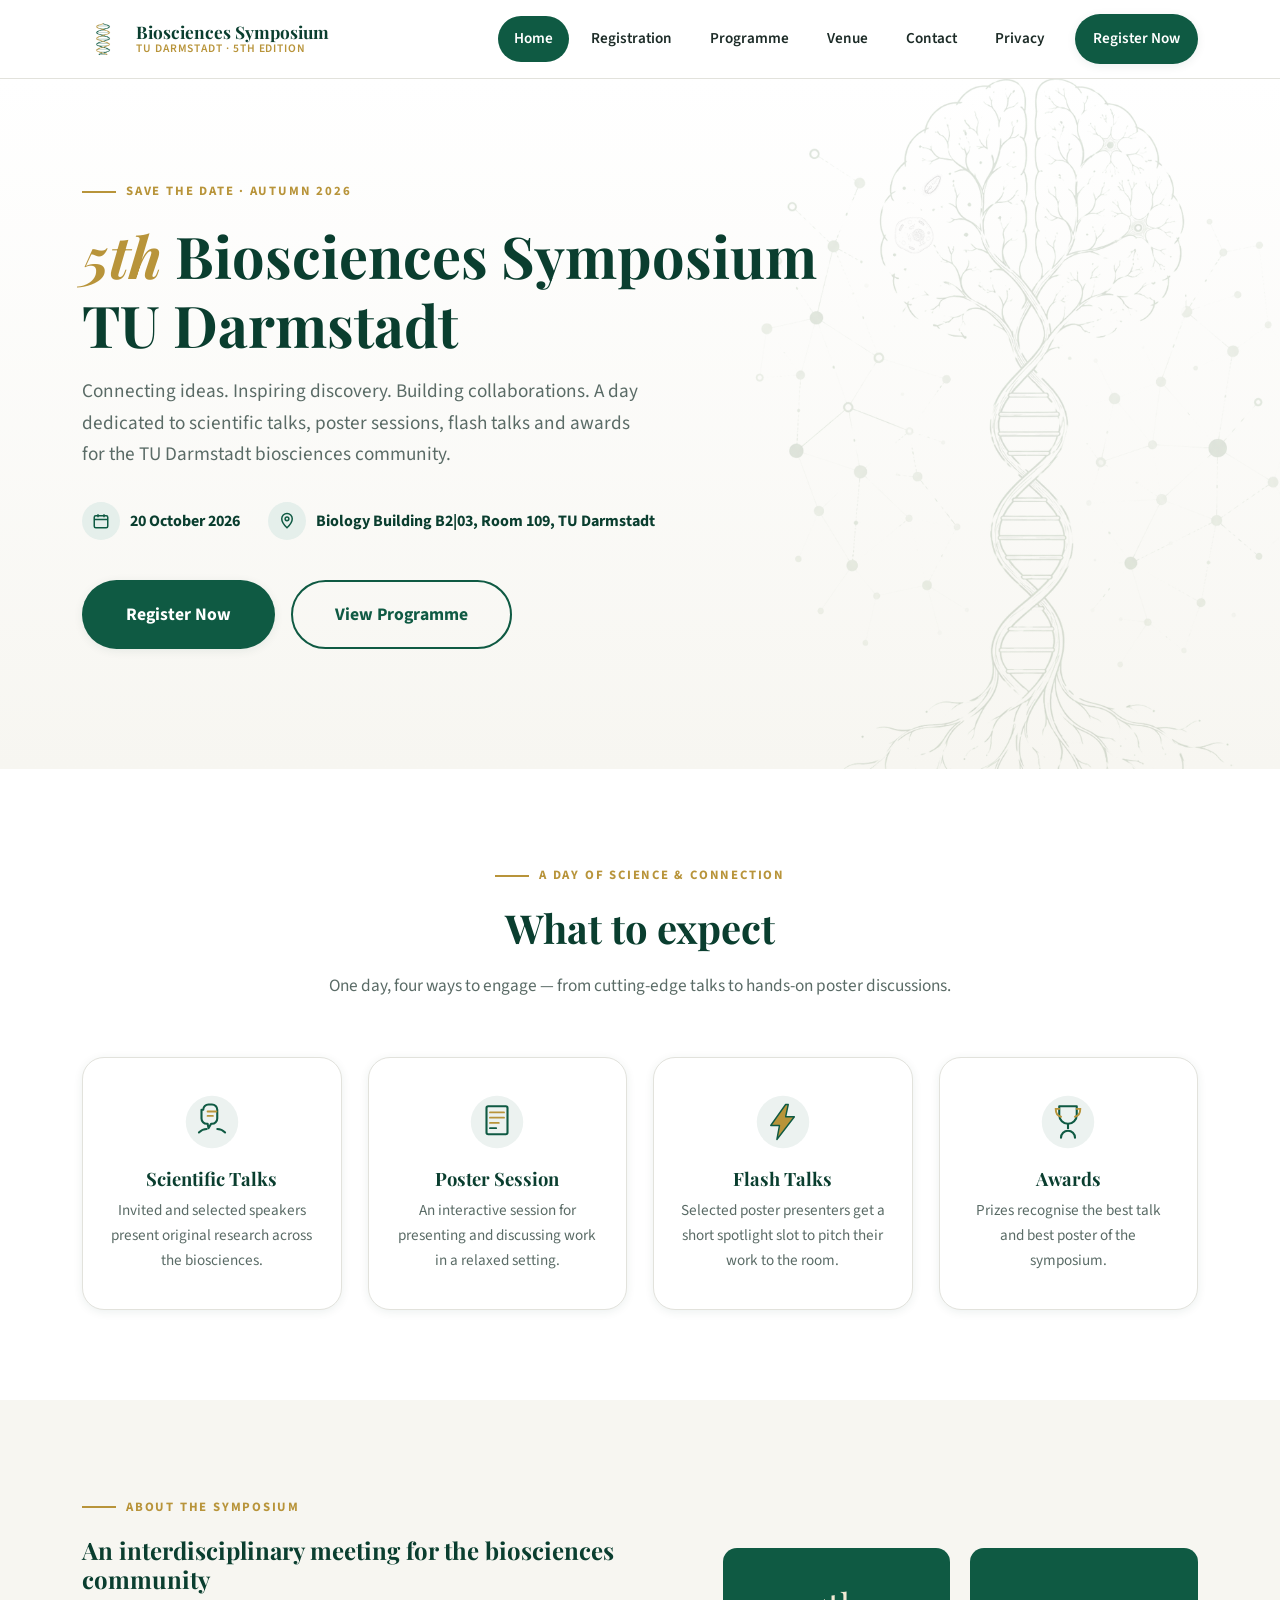
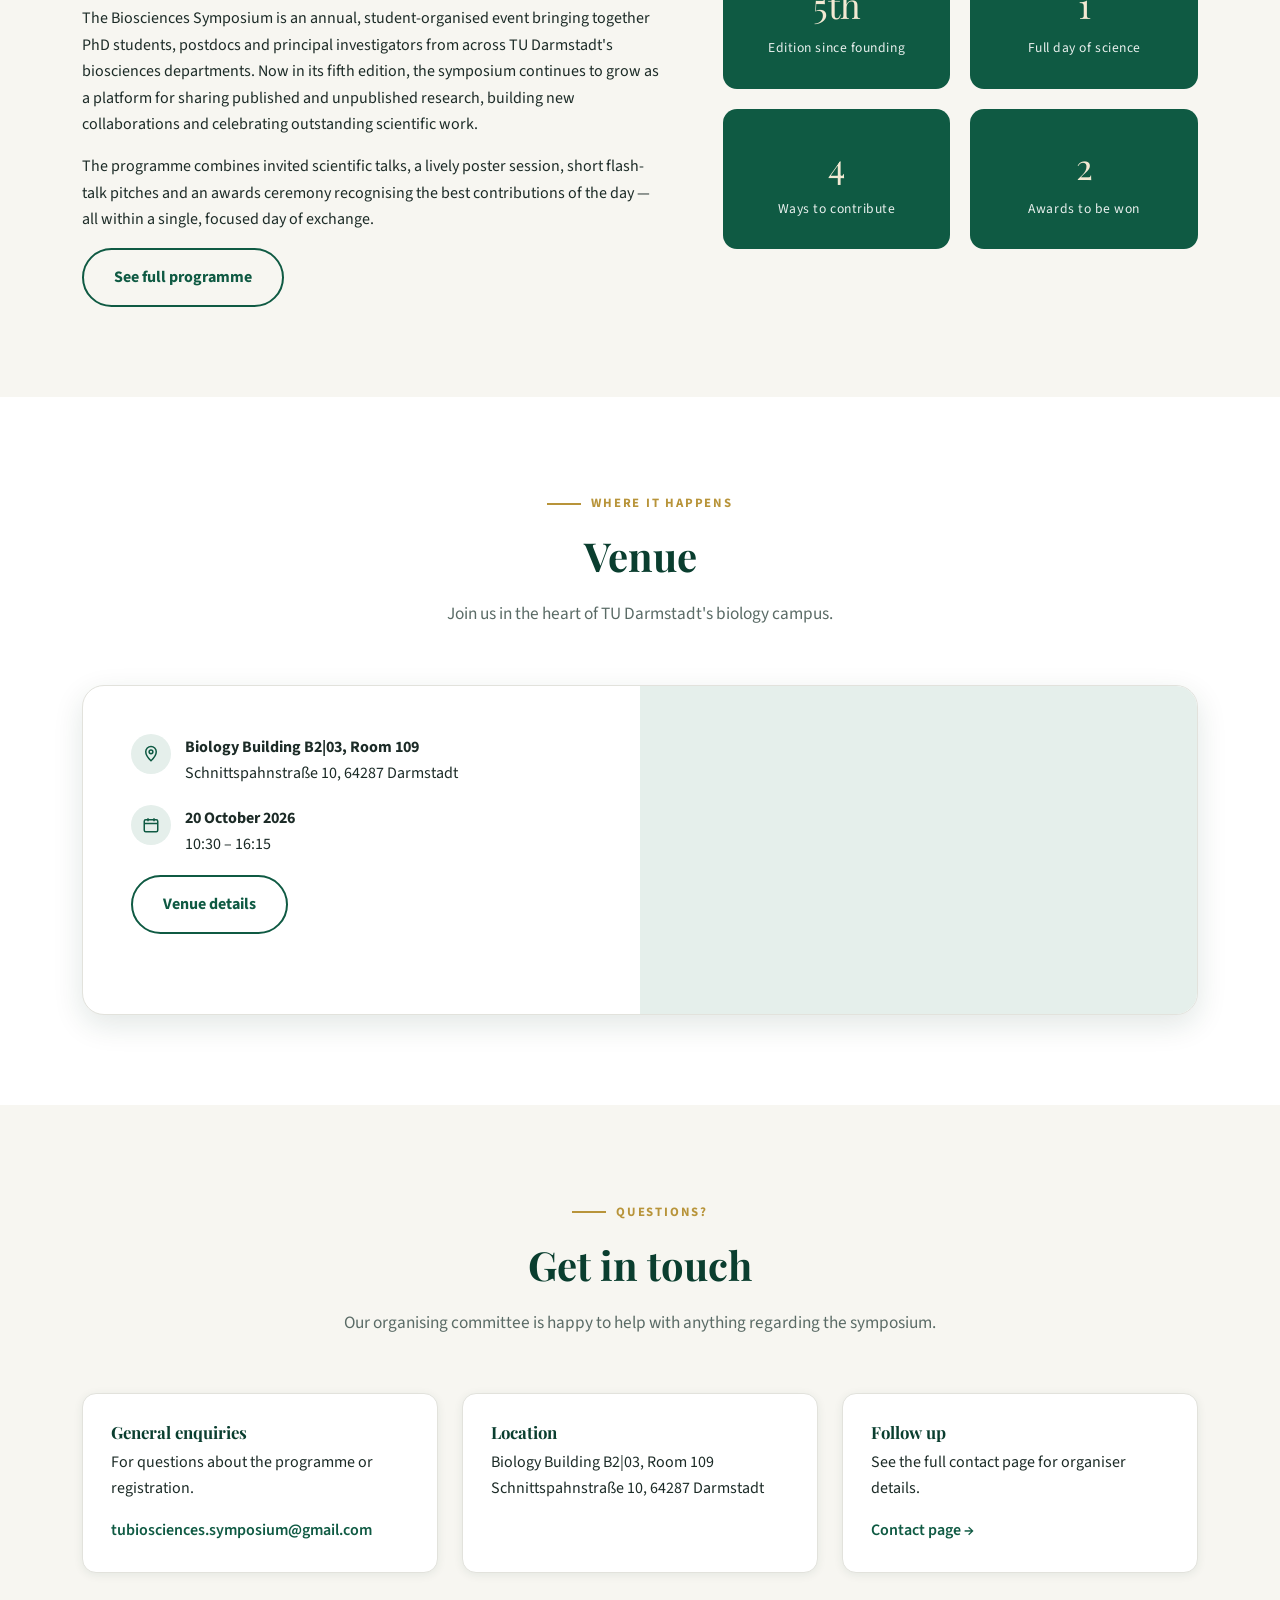
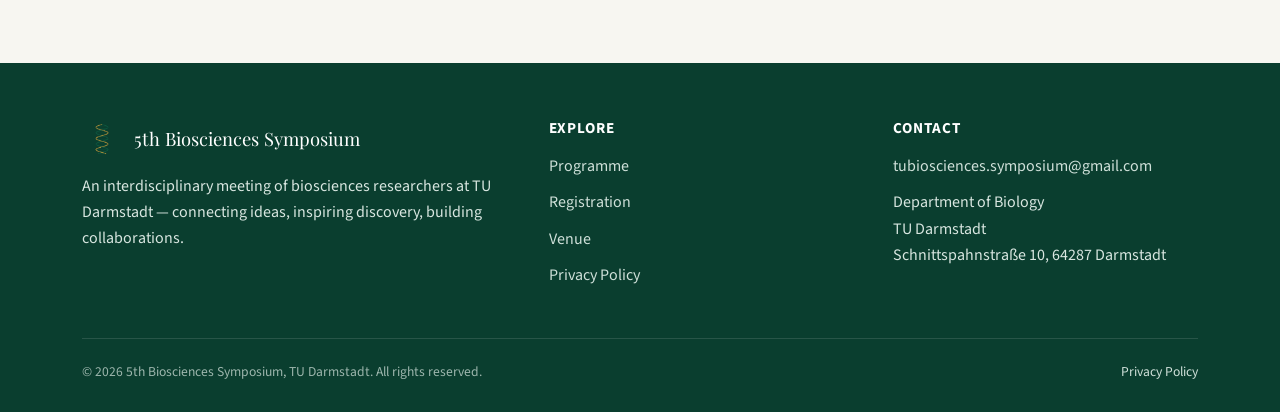
<file: index.html>
<!DOCTYPE html>
<html lang="en">
<head>
<meta charset="UTF-8">
<meta name="viewport" content="width=device-width, initial-scale=1.0">
<title>5th Biosciences Symposium — TU Darmstadt | 20 October 2026</title>
<meta name="description" content="The 5th Biosciences Symposium at TU Darmstadt brings together researchers for a day of scientific talks, poster sessions, flash talks and awards. Register now.">
<link rel="icon" type="image/png" href="assets/images/logo.png">
<link rel="preconnect" href="https://fonts.googleapis.com">
<link href="https://fonts.googleapis.com/css2?family=Playfair+Display:ital,wght@0,600;0,700;1,600&family=Source+Sans+3:wght@400;600;700&display=swap" rel="stylesheet">
<link rel="stylesheet" href="css/style.css">
<link rel="stylesheet" href="css/mobile.css">
</head>
<body>
<a href="#main" class="skip-link">Skip to content</a>

<!-- ============ Header / Navigation ============ -->
<header class="site-header" id="site-header">
  <div class="navbar">
    <a href="index.html" class="brand">
      <img src="assets/images/logo.png" alt="5th Biosciences Symposium logo">
      <span class="brand-text">
        <span class="brand-title">Biosciences Symposium</span>
        <span class="brand-sub">TU Darmstadt · 5th Edition</span>
      </span>
    </a>
    <ul class="nav-links" id="nav-links">
      <li><a href="index.html" class="active">Home</a></li>
      <li><a href="registration.html">Registration</a></li>
      <li><a href="programme.html">Programme</a></li>
      <li><a href="venue.html">Venue</a></li>
      <li><a href="contact.html">Contact</a></li>
      <li><a href="privacy.html">Privacy</a></li>
      <li class="nav-cta"><a href="registration.html" class="btn btn-primary">Register Now</a></li>
    </ul>
    <button class="nav-toggle" id="nav-toggle" aria-label="Toggle navigation" aria-expanded="false">
      <span></span><span></span><span></span>
    </button>
  </div>
</header>

<main id="main">

  <!-- ============ Hero ============ -->
  <section class="hero">
    <img src="assets/images/dna-tree.png" alt="" class="hero-artwork">
    <div class="container">
      <div class="hero-inner">
        <span class="eyebrow">Save the date · Autumn 2026</span>
        <h1><span class="ordinal">5th</span> Biosciences Symposium<br>TU Darmstadt</h1>
        <p class="hero-tagline">Connecting ideas. Inspiring discovery. Building collaborations. A day dedicated to scientific talks, poster sessions, flash talks and awards for the TU Darmstadt biosciences community.</p>

        <div class="hero-meta">
          <div class="hero-meta-item">
            <span class="icon-dot" aria-hidden="true">
              <svg width="18" height="18" viewBox="0 0 24 24" fill="none" stroke="currentColor" stroke-width="2"><rect x="3" y="5" width="18" height="16" rx="2"/><path d="M3 10h18M8 3v4M16 3v4"/></svg>
            </span>
            20 October 2026
          </div>
          <div class="hero-meta-item">
            <span class="icon-dot" aria-hidden="true">
              <svg width="18" height="18" viewBox="0 0 24 24" fill="none" stroke="currentColor" stroke-width="2"><path d="M12 21s7-6.5 7-12a7 7 0 0 0-14 0c0 5.5 7 12 7 12z"/><circle cx="12" cy="9" r="2.5"/></svg>
            </span>
            Biology Building B2|03, Room 109, TU Darmstadt
          </div>
        </div>

        <div class="hero-actions">
          <a href="registration.html" class="btn btn-primary btn-large">Register Now</a>
          <a href="programme.html" class="btn btn-outline btn-large">View Programme</a>
        </div>
      </div>
    </div>
  </section>

  <!-- ============ Feature cards ============ -->
  <section class="section" id="highlights">
    <div class="container">
      <div class="section-header reveal">
        <span class="eyebrow">A day of science &amp; connection</span>
        <h2>What to expect</h2>
        <p>One day, four ways to engage — from cutting-edge talks to hands-on poster discussions.</p>
      </div>
      <div class="card-grid">
        <div class="card reveal">
          <img src="assets/icons/talk.svg" alt="" class="card-icon">
          <h3>Scientific Talks</h3>
          <p>Invited and selected speakers present original research across the biosciences.</p>
        </div>
        <div class="card reveal">
          <img src="assets/icons/poster.svg" alt="" class="card-icon">
          <h3>Poster Session</h3>
          <p>An interactive session for presenting and discussing work in a relaxed setting.</p>
        </div>
        <div class="card reveal">
          <img src="assets/icons/flash.svg" alt="" class="card-icon">
          <h3>Flash Talks</h3>
          <p>Selected poster presenters get a short spotlight slot to pitch their work to the room.</p>
        </div>
        <div class="card reveal">
          <img src="assets/icons/award.svg" alt="" class="card-icon">
          <h3>Awards</h3>
          <p>Prizes recognise the best talk and best poster of the symposium.</p>
        </div>
      </div>
    </div>
  </section>

  <!-- ============ About ============ -->
  <section class="section section-alt" id="about">
    <div class="container">
      <div class="about-grid">
        <div class="reveal">
          <span class="eyebrow">About the symposium</span>
          <h2>An interdisciplinary meeting for the biosciences community</h2>
          <p>The Biosciences Symposium is an annual, student-organised event bringing together PhD students, postdocs and principal investigators from across TU Darmstadt's biosciences departments. Now in its fifth edition, the symposium continues to grow as a platform for sharing published and unpublished research, building new collaborations and celebrating outstanding scientific work.</p>
          <p>The programme combines invited scientific talks, a lively poster session, short flash-talk pitches and an awards ceremony recognising the best contributions of the day — all within a single, focused day of exchange.</p>
          <a href="programme.html" class="btn btn-outline">See full programme</a>
        </div>
        <div class="about-figures reveal">
          <div class="figure-card">
            <span class="figure-number">5th</span>
            <span class="figure-label">Edition since founding</span>
          </div>
          <div class="figure-card">
            <span class="figure-number">1</span>
            <span class="figure-label">Full day of science</span>
          </div>
          <div class="figure-card">
            <span class="figure-number">4</span>
            <span class="figure-label">Ways to contribute</span>
          </div>
          <div class="figure-card">
            <span class="figure-number">2</span>
            <span class="figure-label">Awards to be won</span>
          </div>
        </div>
      </div>
    </div>
  </section>

  <!-- ============ Venue teaser ============ -->
  <section class="section" id="venue">
    <div class="container">
      <div class="section-header reveal">
        <span class="eyebrow">Where it happens</span>
        <h2>Venue</h2>
        <p>Join us in the heart of TU Darmstadt's biology campus.</p>
      </div>
      <div class="venue-card reveal">
        <div class="venue-card-info">
          <div class="venue-detail-row">
            <span class="icon-dot" aria-hidden="true">
              <svg width="18" height="18" viewBox="0 0 24 24" fill="none" stroke="currentColor" stroke-width="2"><path d="M12 21s7-6.5 7-12a7 7 0 0 0-14 0c0 5.5 7 12 7 12z"/><circle cx="12" cy="9" r="2.5"/></svg>
            </span>
            <div>
              <strong>Biology Building B2|03, Room 109</strong><br>
              Schnittspahnstraße 10, 64287 Darmstadt
            </div>
          </div>
          <div class="venue-detail-row">
            <span class="icon-dot" aria-hidden="true">
              <svg width="18" height="18" viewBox="0 0 24 24" fill="none" stroke="currentColor" stroke-width="2"><rect x="3" y="5" width="18" height="16" rx="2"/><path d="M3 10h18M8 3v4M16 3v4"/></svg>
            </span>
            <div>
              <strong>20 October 2026</strong><br>
              10:30 – 16:15
            </div>
          </div>
          <a href="venue.html" class="btn btn-outline">Venue details</a>
        </div>
        <div class="venue-card-map">
          <iframe
            title="Map showing the Biology Building at TU Darmstadt"
            src="https://www.google.com/maps?q=B2%7C03+Biologie+Verf%C3%BCgungsgeb%C3%A4ude,+Darmstadt&output=embed"
            loading="lazy"
            referrerpolicy="no-referrer-when-downgrade">
          </iframe>
        </div>
      </div>
    </div>
  </section>

  <!-- ============ Contact teaser ============ -->
  <section class="section section-alt" id="contact">
    <div class="container">
      <div class="section-header reveal">
        <span class="eyebrow">Questions?</span>
        <h2>Get in touch</h2>
        <p>Our organising committee is happy to help with anything regarding the symposium.</p>
      </div>
      <div class="contact-grid">
        <div class="contact-card reveal">
          <h3>General enquiries</h3>
          <p>For questions about the programme or registration.</p>
          <a href="mailto:tubiosciences.symposium@gmail.com">tubiosciences.symposium@gmail.com</a>
        </div>
        <div class="contact-card reveal">
          <h3>Location</h3>
          <p>Biology Building B2|03, Room 109<br>Schnittspahnstraße 10, 64287 Darmstadt</p>
        </div>
        <div class="contact-card reveal">
          <h3>Follow up</h3>
          <p>See the full contact page for organiser details.</p>
          <a href="contact.html">Contact page →</a>
        </div>
      </div>
    </div>
  </section>

</main>

<!-- ============ Footer ============ -->
<footer class="site-footer">
  <div class="container">
    <div class="footer-grid">
      <div>
        <div class="footer-brand">
          <img src="assets/images/logo.png" alt="">
          <span>5th Biosciences Symposium</span>
        </div>
        <p>An interdisciplinary meeting of biosciences researchers at TU Darmstadt — connecting ideas, inspiring discovery, building collaborations.</p>
      </div>
      <div>
        <h4>Explore</h4>
        <ul>
          <li><a href="programme.html">Programme</a></li>
          <li><a href="registration.html">Registration</a></li>
          <li><a href="venue.html">Venue</a></li>
          <li><a href="privacy.html">Privacy Policy</a></li>
        </ul>
      </div>
      <div>
        <h4>Contact</h4>
        <ul>
          <li><a href="mailto:tubiosciences.symposium@gmail.com">tubiosciences.symposium@gmail.com</a></li>
          <li>Department of Biology<br>TU Darmstadt<br>Schnittspahnstraße 10, 64287 Darmstadt</li>
        </ul>
      </div>
    </div>
    <div class="footer-bottom">
      <span>&copy; 2026 5th Biosciences Symposium, TU Darmstadt. All rights reserved.</span>
      <span><a href="privacy.html">Privacy Policy</a></span>
    </div>
  </div>
</footer>

<script src="js/main.js"></script>
</body>
</html>
</file>
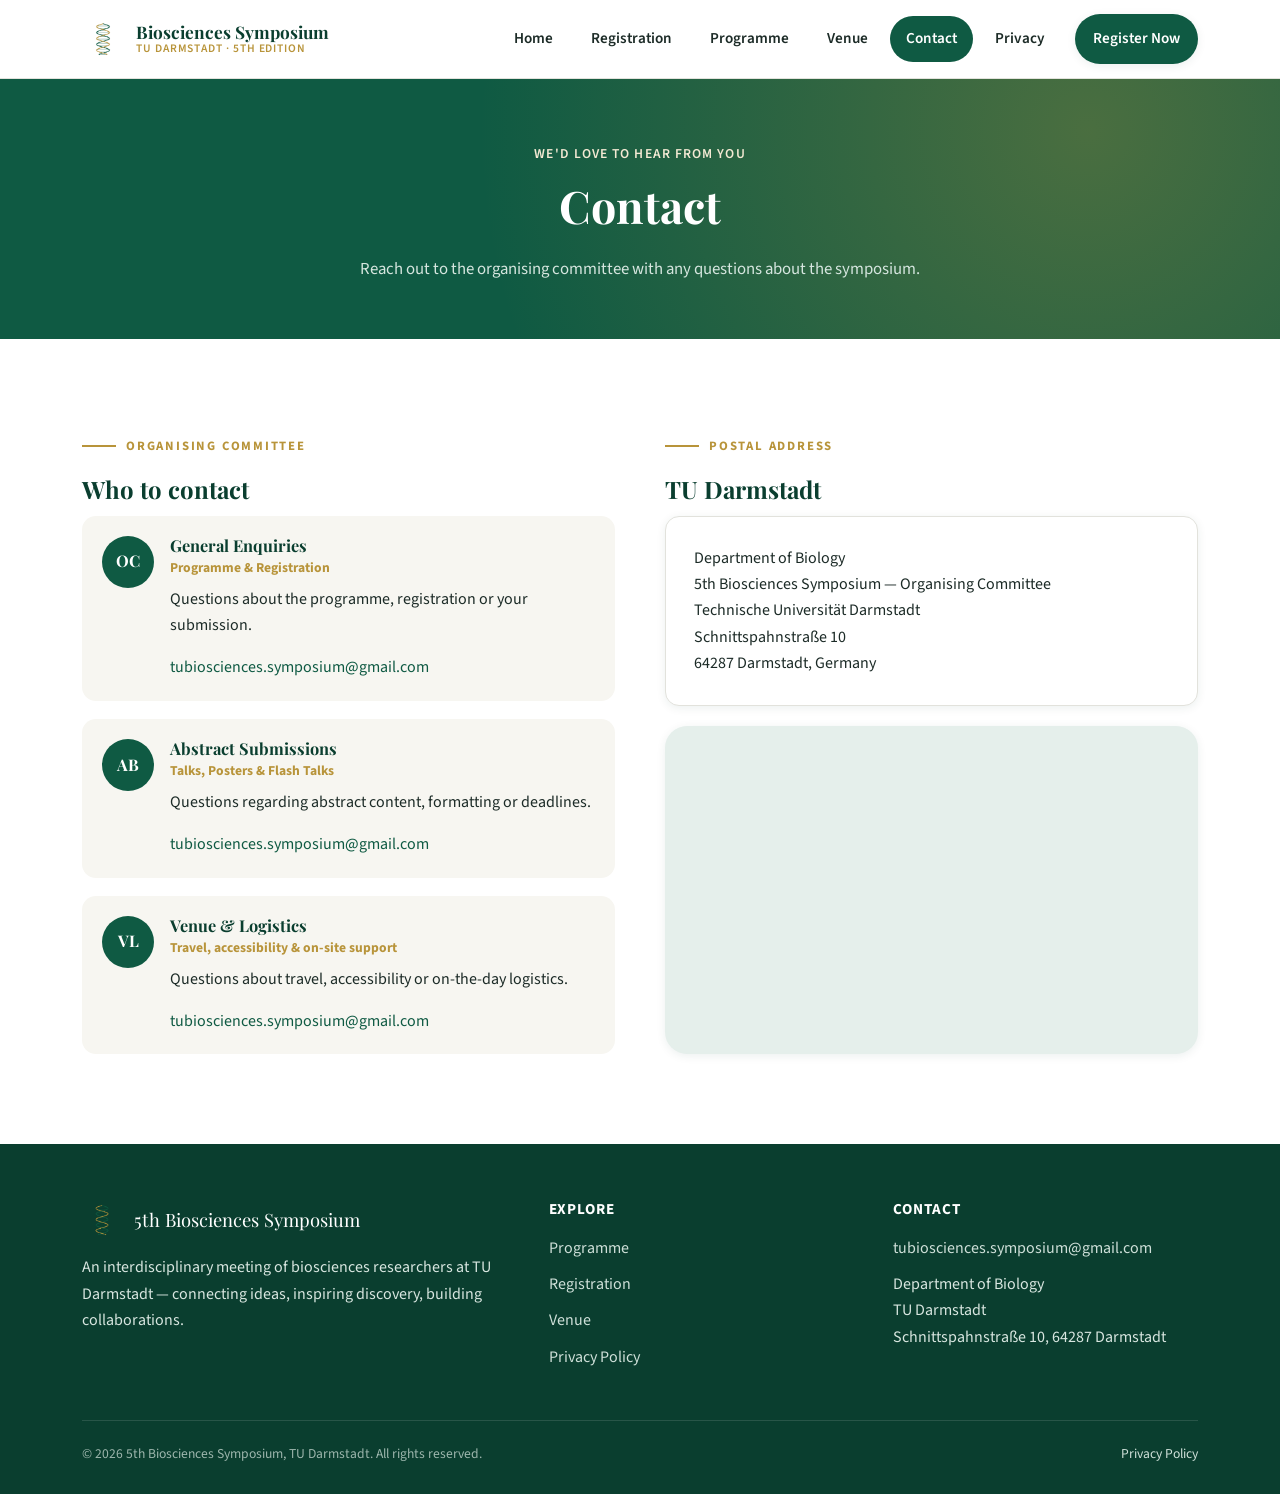
<file: contact.html>
<!DOCTYPE html>
<html lang="en">
<head>
<meta charset="UTF-8">
<meta name="viewport" content="width=device-width, initial-scale=1.0">
<title>Contact — 5th Biosciences Symposium | TU Darmstadt</title>
<meta name="description" content="Contact the organising committee of the 5th Biosciences Symposium at TU Darmstadt.">
<link rel="icon" type="image/png" href="assets/images/logo.png">
<link rel="preconnect" href="https://fonts.googleapis.com">
<link href="https://fonts.googleapis.com/css2?family=Playfair+Display:ital,wght@0,600;0,700;1,600&family=Source+Sans+3:wght@400;600;700&display=swap" rel="stylesheet">
<link rel="stylesheet" href="css/style.css">
<link rel="stylesheet" href="css/mobile.css">
</head>
<body>
<a href="#main" class="skip-link">Skip to content</a>

<header class="site-header" id="site-header">
  <div class="navbar">
    <a href="index.html" class="brand">
      <img src="assets/images/logo.png" alt="5th Biosciences Symposium logo">
      <span class="brand-text">
        <span class="brand-title">Biosciences Symposium</span>
        <span class="brand-sub">TU Darmstadt · 5th Edition</span>
      </span>
    </a>
    <ul class="nav-links" id="nav-links">
      <li><a href="index.html">Home</a></li>
      <li><a href="registration.html">Registration</a></li>
      <li><a href="programme.html">Programme</a></li>
      <li><a href="venue.html">Venue</a></li>
      <li><a href="contact.html" class="active">Contact</a></li>
      <li><a href="privacy.html">Privacy</a></li>
      <li class="nav-cta"><a href="registration.html" class="btn btn-primary">Register Now</a></li>
    </ul>
    <button class="nav-toggle" id="nav-toggle" aria-label="Toggle navigation" aria-expanded="false">
      <span></span><span></span><span></span>
    </button>
  </div>
</header>

<main id="main">

  <section class="page-header">
    <div class="container">
      <div class="breadcrumb">We'd love to hear from you</div>
      <h1>Contact</h1>
      <p>Reach out to the organising committee with any questions about the symposium.</p>
    </div>
  </section>

  <section class="section">
    <div class="container">
      <div class="contact-layout">

        <div class="reveal">
          <span class="eyebrow">Organising Committee</span>
          <h2>Who to contact</h2>
          <div class="organizer-list">
            <div class="organizer">
              <div class="avatar">OC</div>
              <div>
                <h3>General Enquiries</h3>
                <div class="role">Programme &amp; Registration</div>
                <p>Questions about the programme, registration or your submission.</p>
                <a href="mailto:tubiosciences.symposium@gmail.com">tubiosciences.symposium@gmail.com</a>
              </div>
            </div>
            <div class="organizer">
              <div class="avatar">AB</div>
              <div>
                <h3>Abstract Submissions</h3>
                <div class="role">Talks, Posters &amp; Flash Talks</div>
                <p>Questions regarding abstract content, formatting or deadlines.</p>
                <a href="mailto:tubiosciences.symposium@gmail.com">tubiosciences.symposium@gmail.com</a>
              </div>
            </div>
            <div class="organizer">
              <div class="avatar">VL</div>
              <div>
                <h3>Venue &amp; Logistics</h3>
                <div class="role">Travel, accessibility &amp; on-site support</div>
                <p>Questions about travel, accessibility or on-the-day logistics.</p>
                <a href="mailto:tubiosciences.symposium@gmail.com">tubiosciences.symposium@gmail.com</a>
              </div>
            </div>
          </div>
        </div>

        <div class="reveal">
          <span class="eyebrow">Postal Address</span>
          <h2>TU Darmstadt</h2>
          <div class="contact-card" style="margin-bottom:20px;">
            <p style="margin-bottom:0;">
              Department of Biology<br>
              5th Biosciences Symposium — Organising Committee<br>
              Technische Universität Darmstadt<br>
              Schnittspahnstraße 10<br>
              64287 Darmstadt, Germany
            </p>
          </div>
          <div class="venue-card-map" style="border-radius: var(--radius-lg); overflow:hidden; box-shadow: var(--shadow-sm);">
            <iframe
              title="Map showing the Biology Building at TU Darmstadt"
              src="https://www.google.com/maps?q=B2%7C03+Biologie+Verf%C3%BCgungsgeb%C3%A4ude,+Darmstadt&output=embed"
              loading="lazy"
              referrerpolicy="no-referrer-when-downgrade">
            </iframe>
          </div>
        </div>

      </div>
    </div>
  </section>

</main>

<footer class="site-footer">
  <div class="container">
    <div class="footer-grid">
      <div>
        <div class="footer-brand">
          <img src="assets/images/logo.png" alt="">
          <span>5th Biosciences Symposium</span>
        </div>
        <p>An interdisciplinary meeting of biosciences researchers at TU Darmstadt — connecting ideas, inspiring discovery, building collaborations.</p>
      </div>
      <div>
        <h4>Explore</h4>
        <ul>
          <li><a href="programme.html">Programme</a></li>
          <li><a href="registration.html">Registration</a></li>
          <li><a href="venue.html">Venue</a></li>
          <li><a href="privacy.html">Privacy Policy</a></li>
        </ul>
      </div>
      <div>
        <h4>Contact</h4>
        <ul>
          <li><a href="mailto:tubiosciences.symposium@gmail.com">tubiosciences.symposium@gmail.com</a></li>
          <li>Department of Biology<br>TU Darmstadt<br>Schnittspahnstraße 10, 64287 Darmstadt</li>
        </ul>
      </div>
    </div>
    <div class="footer-bottom">
      <span>&copy; 2026 5th Biosciences Symposium, TU Darmstadt. All rights reserved.</span>
      <span><a href="privacy.html">Privacy Policy</a></span>
    </div>
  </div>
</footer>

<script src="js/main.js"></script>
</body>
</html>
</file>
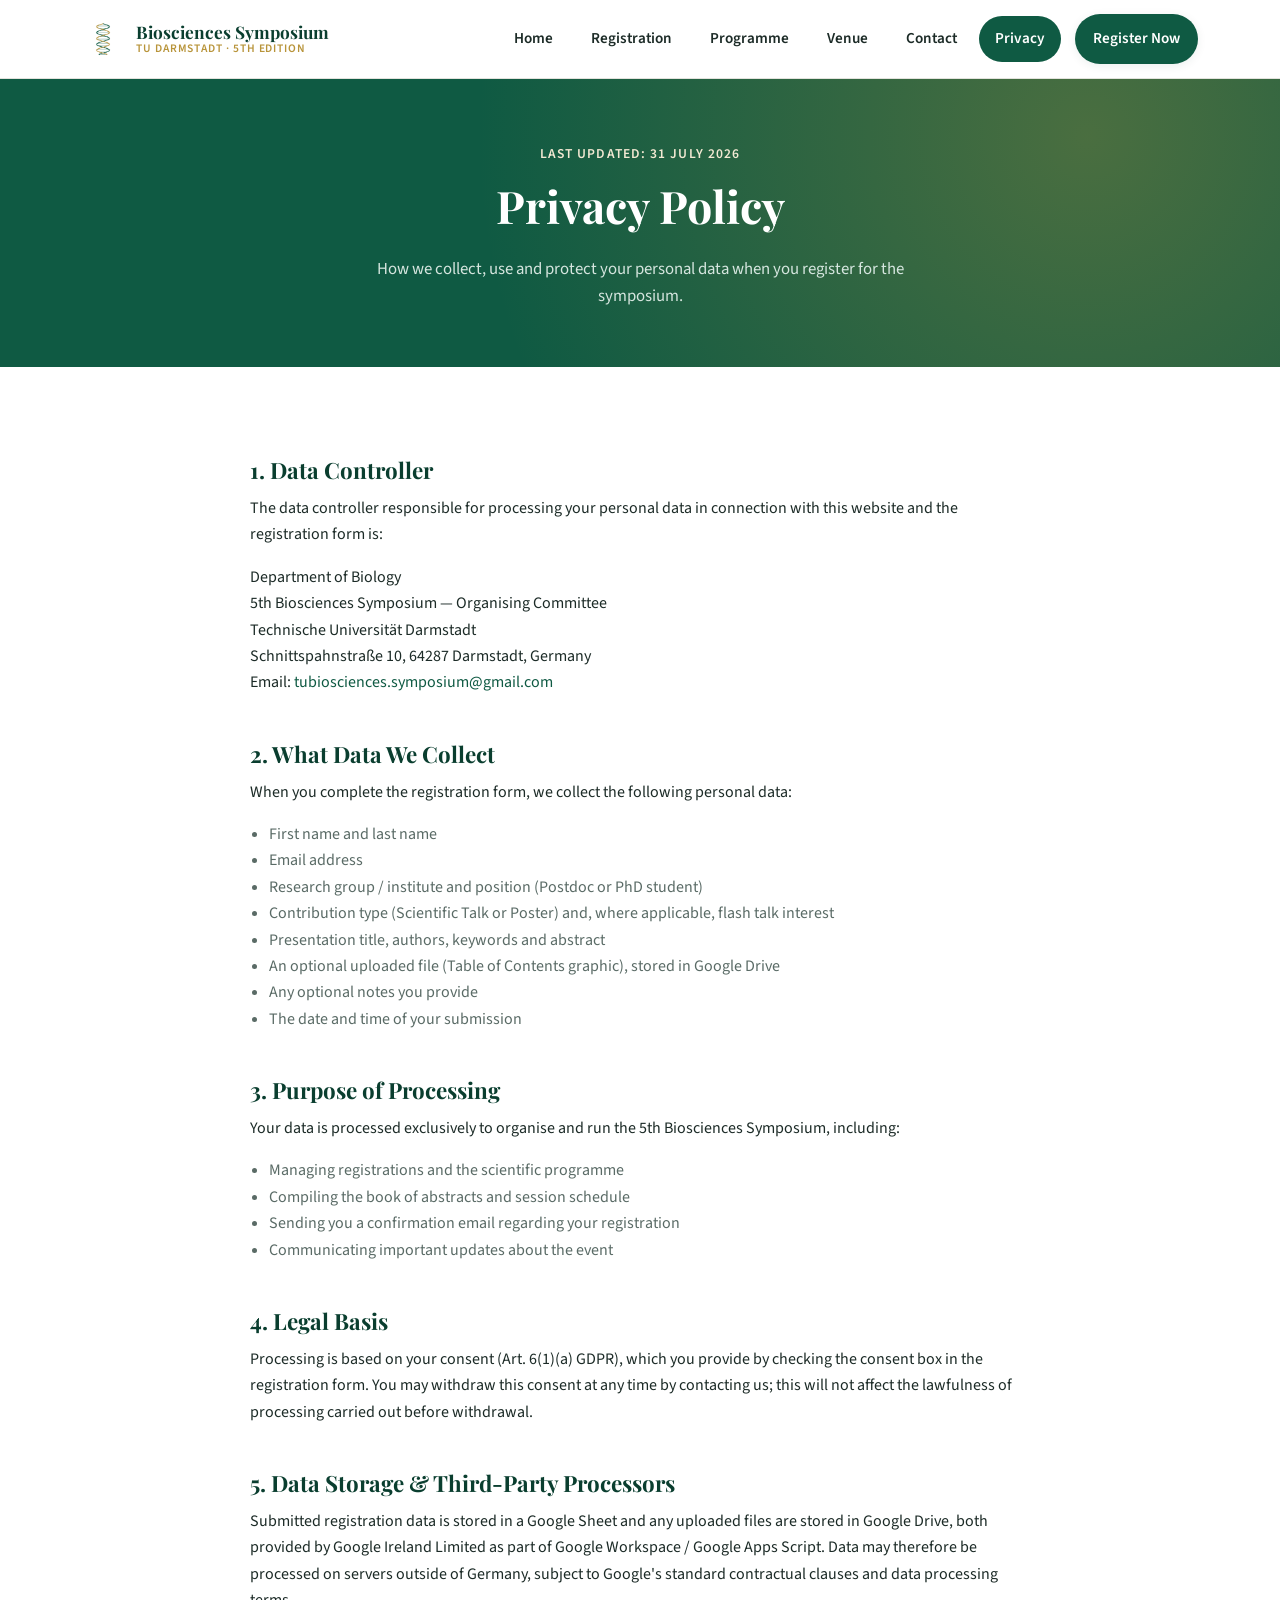
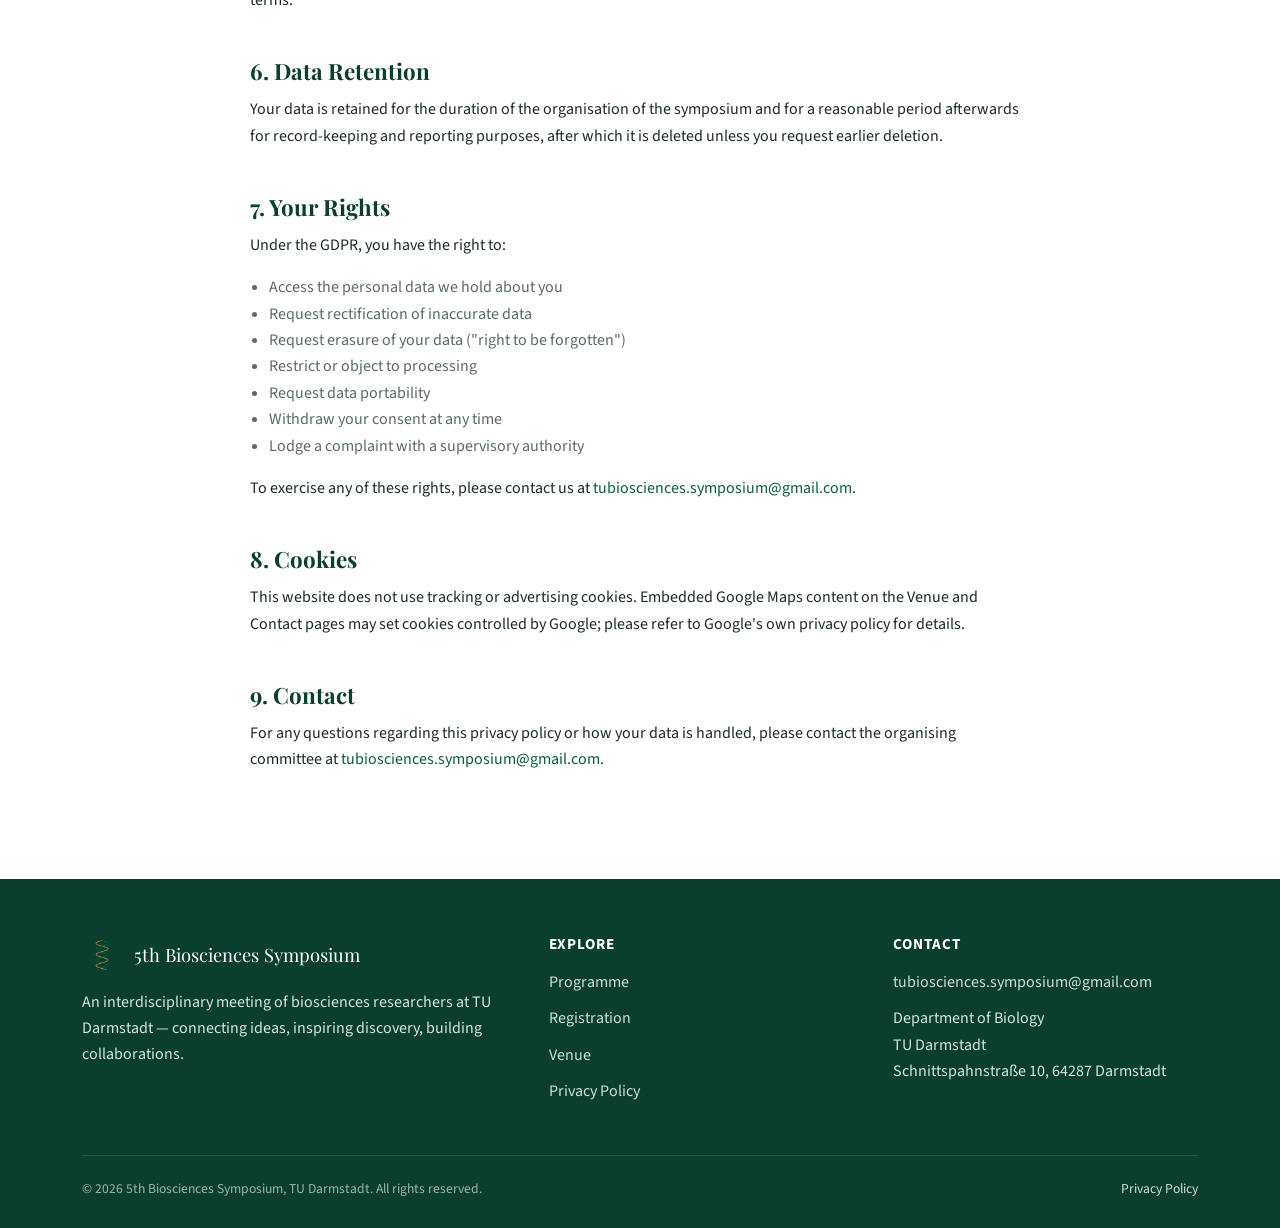
<file: privacy.html>
<!DOCTYPE html>
<html lang="en">
<head>
<meta charset="UTF-8">
<meta name="viewport" content="width=device-width, initial-scale=1.0">
<title>Privacy Policy — 5th Biosciences Symposium | TU Darmstadt</title>
<meta name="description" content="Privacy policy for the 5th Biosciences Symposium website and registration form, TU Darmstadt.">
<link rel="icon" type="image/png" href="assets/images/logo.png">
<link rel="preconnect" href="https://fonts.googleapis.com">
<link href="https://fonts.googleapis.com/css2?family=Playfair+Display:ital,wght@0,600;0,700;1,600&family=Source+Sans+3:wght@400;600;700&display=swap" rel="stylesheet">
<link rel="stylesheet" href="css/style.css">
<link rel="stylesheet" href="css/mobile.css">
</head>
<body>
<a href="#main" class="skip-link">Skip to content</a>

<header class="site-header" id="site-header">
  <div class="navbar">
    <a href="index.html" class="brand">
      <img src="assets/images/logo.png" alt="5th Biosciences Symposium logo">
      <span class="brand-text">
        <span class="brand-title">Biosciences Symposium</span>
        <span class="brand-sub">TU Darmstadt · 5th Edition</span>
      </span>
    </a>
    <ul class="nav-links" id="nav-links">
      <li><a href="index.html">Home</a></li>
      <li><a href="registration.html">Registration</a></li>
      <li><a href="programme.html">Programme</a></li>
      <li><a href="venue.html">Venue</a></li>
      <li><a href="contact.html">Contact</a></li>
      <li><a href="privacy.html" class="active">Privacy</a></li>
      <li class="nav-cta"><a href="registration.html" class="btn btn-primary">Register Now</a></li>
    </ul>
    <button class="nav-toggle" id="nav-toggle" aria-label="Toggle navigation" aria-expanded="false">
      <span></span><span></span><span></span>
    </button>
  </div>
</header>

<main id="main">

  <section class="page-header">
    <div class="container">
      <div class="breadcrumb">Last updated: 31 July 2026</div>
      <h1>Privacy Policy</h1>
      <p>How we collect, use and protect your personal data when you register for the symposium.</p>
    </div>
  </section>

  <section class="section">
    <div class="container">
      <div class="legal-content reveal">

        <h2>1. Data Controller</h2>
        <p>The data controller responsible for processing your personal data in connection with this website and the registration form is:</p>
        <p>
          Department of Biology<br>
          5th Biosciences Symposium — Organising Committee<br>
          Technische Universität Darmstadt<br>
          Schnittspahnstraße 10, 64287 Darmstadt, Germany<br>
          Email: <a href="mailto:tubiosciences.symposium@gmail.com">tubiosciences.symposium@gmail.com</a>
        </p>

        <h2>2. What Data We Collect</h2>
        <p>When you complete the registration form, we collect the following personal data:</p>
        <ul>
          <li>First name and last name</li>
          <li>Email address</li>
          <li>Research group / institute and position (Postdoc or PhD student)</li>
          <li>Contribution type (Scientific Talk or Poster) and, where applicable, flash talk interest</li>
          <li>Presentation title, authors, keywords and abstract</li>
          <li>An optional uploaded file (Table of Contents graphic), stored in Google Drive</li>
          <li>Any optional notes you provide</li>
          <li>The date and time of your submission</li>
        </ul>

        <h2>3. Purpose of Processing</h2>
        <p>Your data is processed exclusively to organise and run the 5th Biosciences Symposium, including:</p>
        <ul>
          <li>Managing registrations and the scientific programme</li>
          <li>Compiling the book of abstracts and session schedule</li>
          <li>Sending you a confirmation email regarding your registration</li>
          <li>Communicating important updates about the event</li>
        </ul>

        <h2>4. Legal Basis</h2>
        <p>Processing is based on your consent (Art. 6(1)(a) GDPR), which you provide by checking the consent box in the registration form. You may withdraw this consent at any time by contacting us; this will not affect the lawfulness of processing carried out before withdrawal.</p>

        <h2>5. Data Storage &amp; Third-Party Processors</h2>
        <p>Submitted registration data is stored in a Google Sheet and any uploaded files are stored in Google Drive, both provided by Google Ireland Limited as part of Google Workspace / Google Apps Script. Data may therefore be processed on servers outside of Germany, subject to Google's standard contractual clauses and data processing terms.</p>

        <h2>6. Data Retention</h2>
        <p>Your data is retained for the duration of the organisation of the symposium and for a reasonable period afterwards for record-keeping and reporting purposes, after which it is deleted unless you request earlier deletion.</p>

        <h2>7. Your Rights</h2>
        <p>Under the GDPR, you have the right to:</p>
        <ul>
          <li>Access the personal data we hold about you</li>
          <li>Request rectification of inaccurate data</li>
          <li>Request erasure of your data ("right to be forgotten")</li>
          <li>Restrict or object to processing</li>
          <li>Request data portability</li>
          <li>Withdraw your consent at any time</li>
          <li>Lodge a complaint with a supervisory authority</li>
        </ul>
        <p>To exercise any of these rights, please contact us at <a href="mailto:tubiosciences.symposium@gmail.com">tubiosciences.symposium@gmail.com</a>.</p>

        <h2>8. Cookies</h2>
        <p>This website does not use tracking or advertising cookies. Embedded Google Maps content on the Venue and Contact pages may set cookies controlled by Google; please refer to Google's own privacy policy for details.</p>

        <h2>9. Contact</h2>
        <p>For any questions regarding this privacy policy or how your data is handled, please contact the organising committee at <a href="mailto:tubiosciences.symposium@gmail.com">tubiosciences.symposium@gmail.com</a>.</p>

      </div>
    </div>
  </section>

</main>

<footer class="site-footer">
  <div class="container">
    <div class="footer-grid">
      <div>
        <div class="footer-brand">
          <img src="assets/images/logo.png" alt="">
          <span>5th Biosciences Symposium</span>
        </div>
        <p>An interdisciplinary meeting of biosciences researchers at TU Darmstadt — connecting ideas, inspiring discovery, building collaborations.</p>
      </div>
      <div>
        <h4>Explore</h4>
        <ul>
          <li><a href="programme.html">Programme</a></li>
          <li><a href="registration.html">Registration</a></li>
          <li><a href="venue.html">Venue</a></li>
          <li><a href="privacy.html">Privacy Policy</a></li>
        </ul>
      </div>
      <div>
        <h4>Contact</h4>
        <ul>
          <li><a href="mailto:tubiosciences.symposium@gmail.com">tubiosciences.symposium@gmail.com</a></li>
          <li>Department of Biology<br>TU Darmstadt<br>Schnittspahnstraße 10, 64287 Darmstadt</li>
        </ul>
      </div>
    </div>
    <div class="footer-bottom">
      <span>&copy; 2026 5th Biosciences Symposium, TU Darmstadt. All rights reserved.</span>
      <span><a href="privacy.html">Privacy Policy</a></span>
    </div>
  </div>
</footer>

<script src="js/main.js"></script>
</body>
</html>
</file>
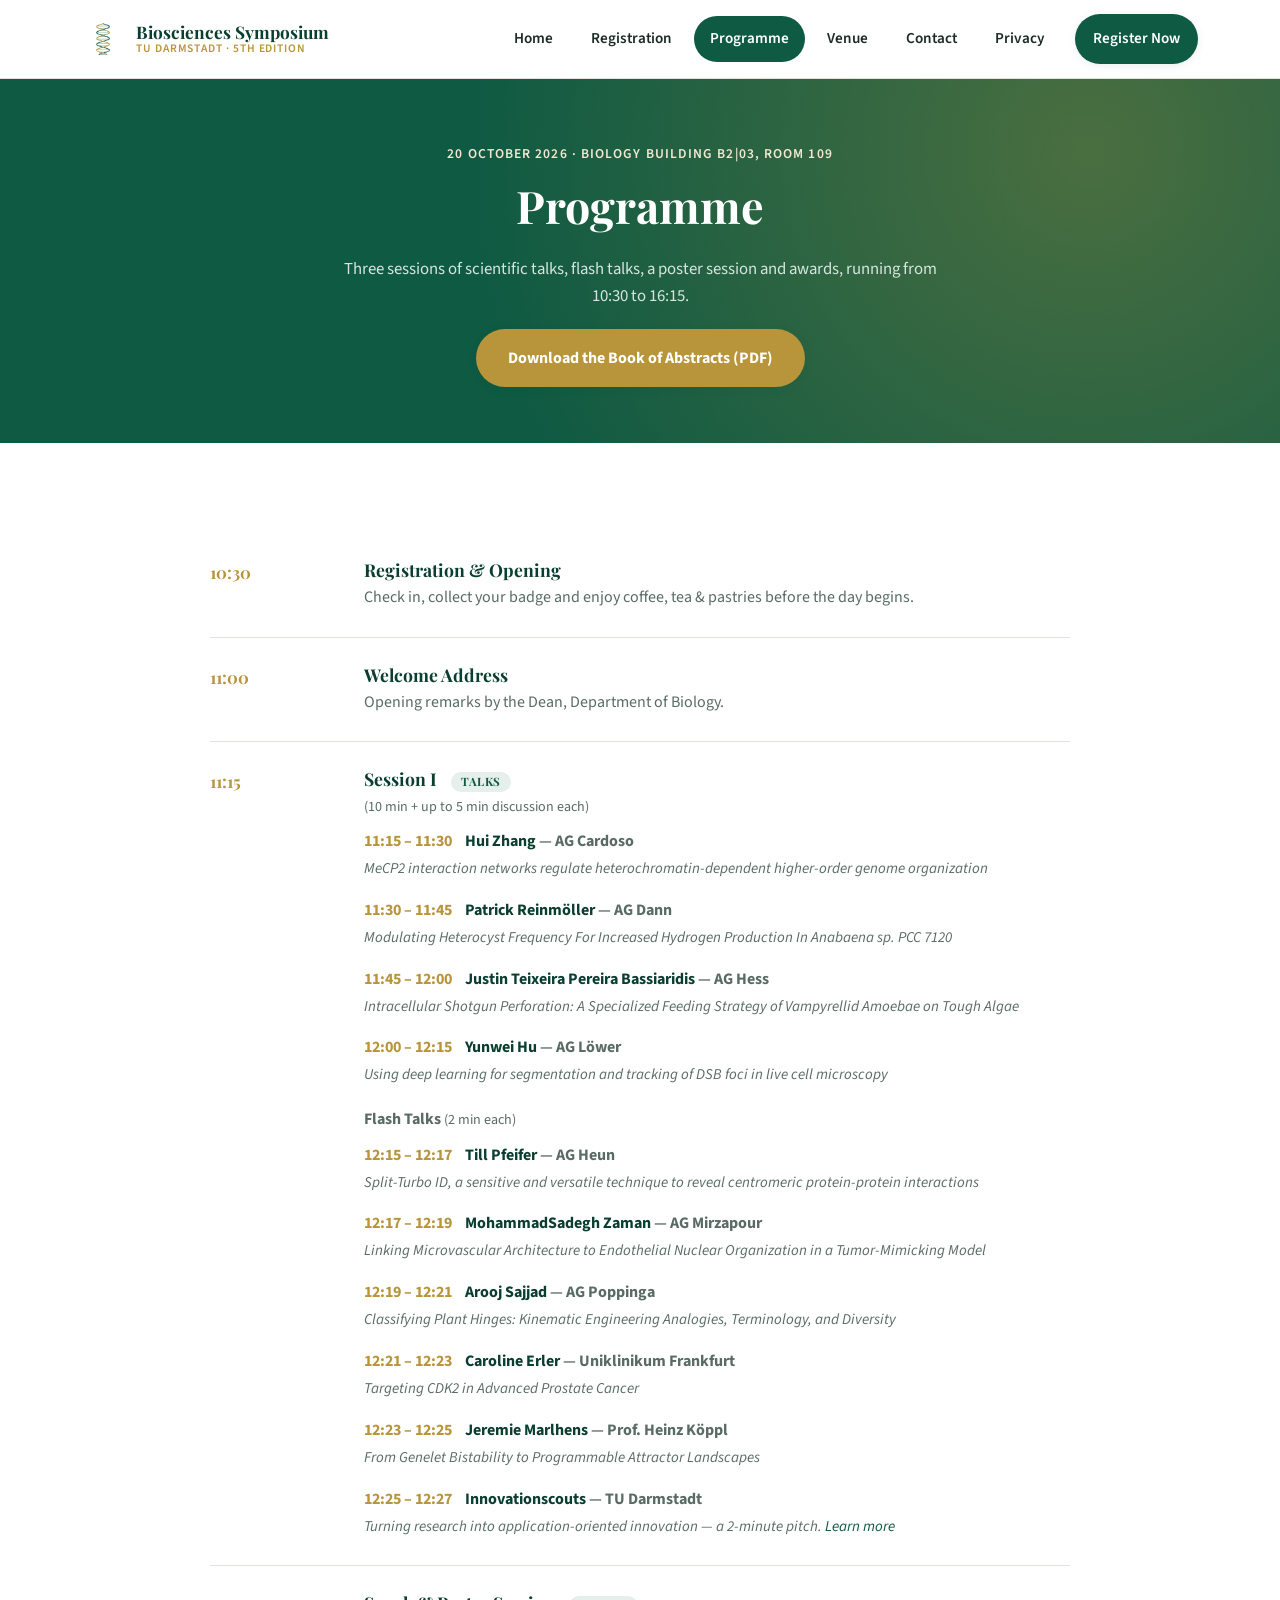
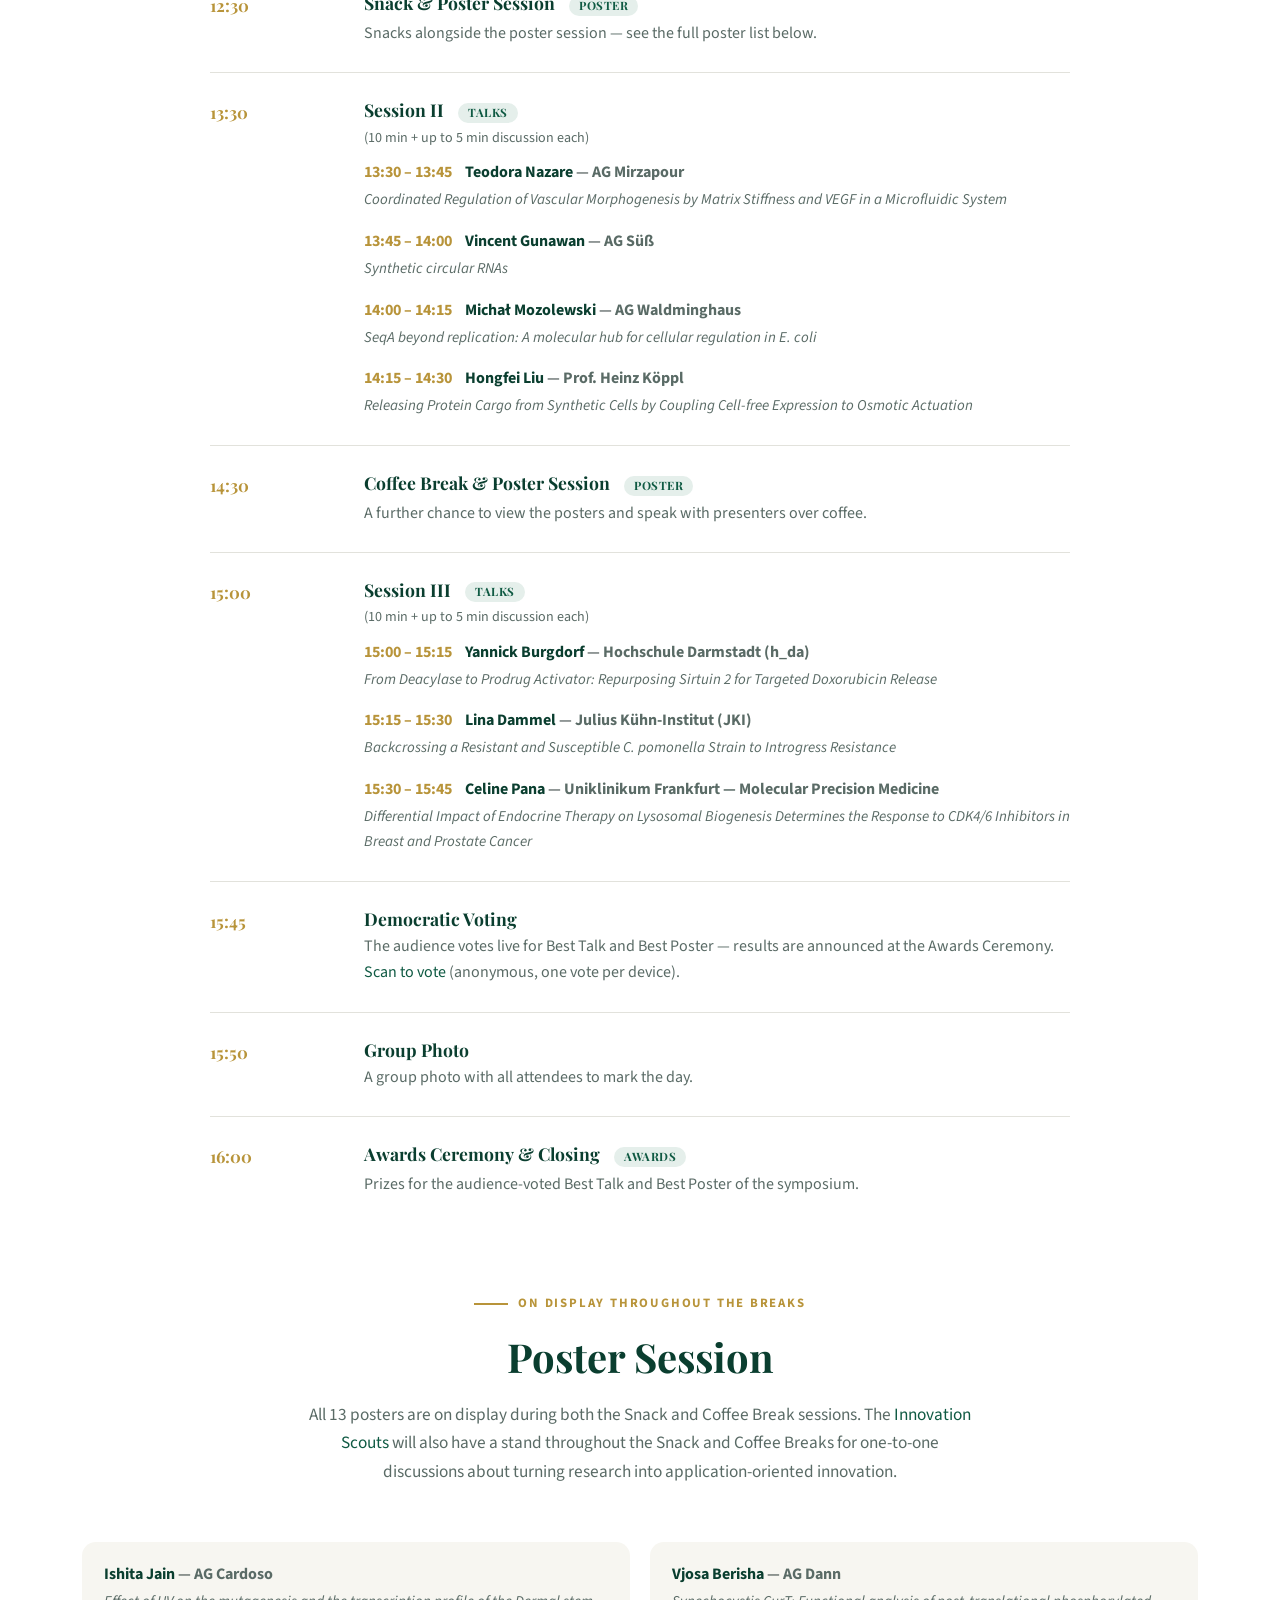
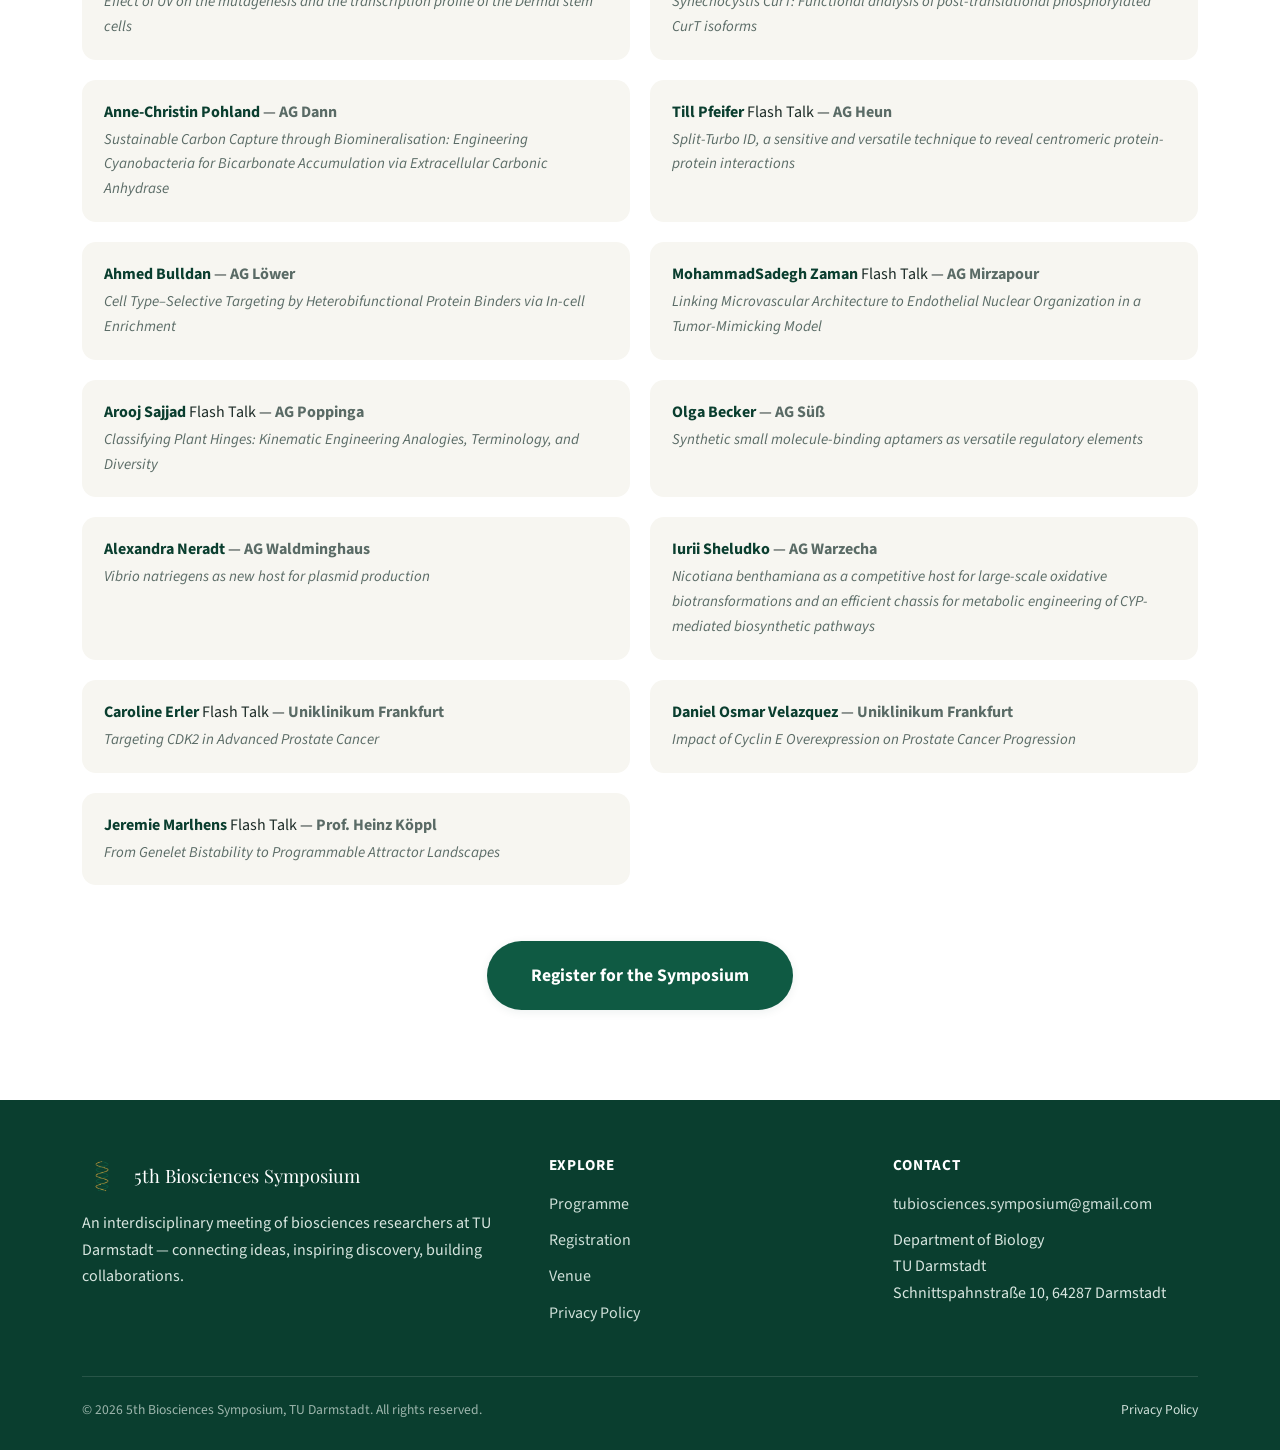
<file: programme.html>
<!DOCTYPE html>
<html lang="en">
<head>
<meta charset="UTF-8">
<meta name="viewport" content="width=device-width, initial-scale=1.0">
<title>Programme — 5th Biosciences Symposium | TU Darmstadt</title>
<meta name="description" content="Final programme for the 5th Biosciences Symposium at TU Darmstadt, 20 October 2026: three talk sessions, flash talks, a poster session and awards.">
<link rel="icon" type="image/png" href="assets/images/logo.png">
<link rel="preconnect" href="https://fonts.googleapis.com">
<link href="https://fonts.googleapis.com/css2?family=Playfair+Display:ital,wght@0,600;0,700;1,600&family=Source+Sans+3:wght@400;600;700&display=swap" rel="stylesheet">
<link rel="stylesheet" href="css/style.css">
<link rel="stylesheet" href="css/mobile.css">
</head>
<body>
<a href="#main" class="skip-link">Skip to content</a>

<header class="site-header" id="site-header">
  <div class="navbar">
    <a href="index.html" class="brand">
      <img src="assets/images/logo.png" alt="5th Biosciences Symposium logo">
      <span class="brand-text">
        <span class="brand-title">Biosciences Symposium</span>
        <span class="brand-sub">TU Darmstadt · 5th Edition</span>
      </span>
    </a>
    <ul class="nav-links" id="nav-links">
      <li><a href="index.html">Home</a></li>
      <li><a href="registration.html">Registration</a></li>
      <li><a href="programme.html" class="active">Programme</a></li>
      <li><a href="venue.html">Venue</a></li>
      <li><a href="contact.html">Contact</a></li>
      <li><a href="privacy.html">Privacy</a></li>
      <li class="nav-cta"><a href="registration.html" class="btn btn-primary">Register Now</a></li>
    </ul>
    <button class="nav-toggle" id="nav-toggle" aria-label="Toggle navigation" aria-expanded="false">
      <span></span><span></span><span></span>
    </button>
  </div>
</header>

<main id="main">

  <section class="page-header">
    <div class="container">
      <div class="breadcrumb">20 October 2026 · Biology Building B2|03, Room 109</div>
      <h1>Programme</h1>
      <p>Three sessions of scientific talks, flash talks, a poster session and awards, running from 10:30 to 16:15.</p>
      <a href="assets/docs/Book_of_Abstracts.pdf" class="btn btn-gold" target="_blank" rel="noopener" style="margin-top:18px;">Download the Book of Abstracts (PDF)</a>
    </div>
  </section>

  <section class="section">
    <div class="container">

      <div class="schedule">

        <div class="schedule-item reveal">
          <div class="schedule-time">10:30</div>
          <div class="schedule-content">
            <h3>Registration &amp; Opening</h3>
            <p>Check in, collect your badge and enjoy coffee, tea &amp; pastries before the day begins.</p>
          </div>
        </div>

        <div class="schedule-item reveal">
          <div class="schedule-time">11:00</div>
          <div class="schedule-content">
            <h3>Welcome Address</h3>
            <p>Opening remarks by the Dean, Department of Biology.</p>
          </div>
        </div>

        <div class="schedule-item reveal">
          <div class="schedule-time">11:15</div>
          <div class="schedule-content">
            <h3>Session I <span class="tag">Talks</span></h3>
            <p class="session-format">(10 min + up to 5 min discussion each)</p>
            <ul class="talk-list">
              <li class="talk-entry">
                <div class="talk-meta"><span class="talk-time">11:15 – 11:30</span> <span class="talk-speaker">Hui Zhang</span> — <span class="talk-group">AG Cardoso</span></div>
                <div class="talk-title">MeCP2 interaction networks regulate heterochromatin-dependent higher-order genome organization</div>
              </li>
              <li class="talk-entry">
                <div class="talk-meta"><span class="talk-time">11:30 – 11:45</span> <span class="talk-speaker">Patrick Reinmöller</span> — <span class="talk-group">AG Dann</span></div>
                <div class="talk-title">Modulating Heterocyst Frequency For Increased Hydrogen Production In Anabaena sp. PCC 7120</div>
              </li>
              <li class="talk-entry">
                <div class="talk-meta"><span class="talk-time">11:45 – 12:00</span> <span class="talk-speaker">Justin Teixeira Pereira Bassiaridis</span> — <span class="talk-group">AG Hess</span></div>
                <div class="talk-title">Intracellular Shotgun Perforation: A Specialized Feeding Strategy of Vampyrellid Amoebae on Tough Algae</div>
              </li>
              <li class="talk-entry">
                <div class="talk-meta"><span class="talk-time">12:00 – 12:15</span> <span class="talk-speaker">Yunwei Hu</span> — <span class="talk-group">AG Löwer</span></div>
                <div class="talk-title">Using deep learning for segmentation and tracking of DSB foci in live cell microscopy</div>
              </li>
            </ul>
            <p style="margin-top:18px; margin-bottom:0;"><strong>Flash Talks</strong> <span class="session-format">(2 min each)</span></p>
            <ul class="talk-list">
              <li class="talk-entry">
                <div class="talk-meta"><span class="talk-time">12:15 – 12:17</span> <span class="talk-speaker">Till Pfeifer</span> — <span class="talk-group">AG Heun</span></div>
                <div class="talk-title">Split-Turbo ID, a sensitive and versatile technique to reveal centromeric protein-protein interactions</div>
              </li>
              <li class="talk-entry">
                <div class="talk-meta"><span class="talk-time">12:17 – 12:19</span> <span class="talk-speaker">MohammadSadegh Zaman</span> — <span class="talk-group">AG Mirzapour</span></div>
                <div class="talk-title">Linking Microvascular Architecture to Endothelial Nuclear Organization in a Tumor-Mimicking Model</div>
              </li>
              <li class="talk-entry">
                <div class="talk-meta"><span class="talk-time">12:19 – 12:21</span> <span class="talk-speaker">Arooj Sajjad</span> — <span class="talk-group">AG Poppinga</span></div>
                <div class="talk-title">Classifying Plant Hinges: Kinematic Engineering Analogies, Terminology, and Diversity</div>
              </li>
              <li class="talk-entry">
                <div class="talk-meta"><span class="talk-time">12:21 – 12:23</span> <span class="talk-speaker">Caroline Erler</span> — <span class="talk-group">Uniklinikum Frankfurt</span></div>
                <div class="talk-title">Targeting CDK2 in Advanced Prostate Cancer</div>
              </li>
              <li class="talk-entry">
                <div class="talk-meta"><span class="talk-time">12:23 – 12:25</span> <span class="talk-speaker">Jeremie Marlhens</span> — <span class="talk-group">Prof. Heinz Köppl</span></div>
                <div class="talk-title">From Genelet Bistability to Programmable Attractor Landscapes</div>
              </li>
              <li class="talk-entry">
                <div class="talk-meta"><span class="talk-time">12:25 – 12:27</span> <span class="talk-speaker">Innovationscouts</span> — <span class="talk-group">TU Darmstadt</span></div>
                <div class="talk-title">Turning research into application-oriented innovation — a 2-minute pitch. <a href="https://www.tu-darmstadt.de/xchange/gruendungen/innovationscouts.de.jsp" target="_blank" rel="noopener">Learn more</a></div>
              </li>
            </ul>
          </div>
        </div>

        <div class="schedule-item reveal">
          <div class="schedule-time">12:30</div>
          <div class="schedule-content">
            <h3>Snack &amp; Poster Session <span class="tag">Poster</span></h3>
            <p>Snacks alongside the poster session — see the full poster list below.</p>
          </div>
        </div>

        <div class="schedule-item reveal">
          <div class="schedule-time">13:30</div>
          <div class="schedule-content">
            <h3>Session II <span class="tag">Talks</span></h3>
            <p class="session-format">(10 min + up to 5 min discussion each)</p>
            <ul class="talk-list">
              <li class="talk-entry">
                <div class="talk-meta"><span class="talk-time">13:30 – 13:45</span> <span class="talk-speaker">Teodora Nazare</span> — <span class="talk-group">AG Mirzapour</span></div>
                <div class="talk-title">Coordinated Regulation of Vascular Morphogenesis by Matrix Stiffness and VEGF in a Microfluidic System</div>
              </li>
              <li class="talk-entry">
                <div class="talk-meta"><span class="talk-time">13:45 – 14:00</span> <span class="talk-speaker">Vincent Gunawan</span> — <span class="talk-group">AG Süß</span></div>
                <div class="talk-title">Synthetic circular RNAs</div>
              </li>
              <li class="talk-entry">
                <div class="talk-meta"><span class="talk-time">14:00 – 14:15</span> <span class="talk-speaker">Michał Mozolewski</span> — <span class="talk-group">AG Waldminghaus</span></div>
                <div class="talk-title">SeqA beyond replication: A molecular hub for cellular regulation in E. coli</div>
              </li>
              <li class="talk-entry">
                <div class="talk-meta"><span class="talk-time">14:15 – 14:30</span> <span class="talk-speaker">Hongfei Liu</span> — <span class="talk-group">Prof. Heinz Köppl</span></div>
                <div class="talk-title">Releasing Protein Cargo from Synthetic Cells by Coupling Cell-free Expression to Osmotic Actuation</div>
              </li>
            </ul>
          </div>
        </div>

        <div class="schedule-item reveal">
          <div class="schedule-time">14:30</div>
          <div class="schedule-content">
            <h3>Coffee Break &amp; Poster Session <span class="tag">Poster</span></h3>
            <p>A further chance to view the posters and speak with presenters over coffee.</p>
          </div>
        </div>

        <div class="schedule-item reveal">
          <div class="schedule-time">15:00</div>
          <div class="schedule-content">
            <h3>Session III <span class="tag">Talks</span></h3>
            <p class="session-format">(10 min + up to 5 min discussion each)</p>
            <ul class="talk-list">
              <li class="talk-entry">
                <div class="talk-meta"><span class="talk-time">15:00 – 15:15</span> <span class="talk-speaker">Yannick Burgdorf</span> — <span class="talk-group">Hochschule Darmstadt (h_da)</span></div>
                <div class="talk-title">From Deacylase to Prodrug Activator: Repurposing Sirtuin 2 for Targeted Doxorubicin Release</div>
              </li>
              <li class="talk-entry">
                <div class="talk-meta"><span class="talk-time">15:15 – 15:30</span> <span class="talk-speaker">Lina Dammel</span> — <span class="talk-group">Julius Kühn-Institut (JKI)</span></div>
                <div class="talk-title">Backcrossing a Resistant and Susceptible C. pomonella Strain to Introgress Resistance</div>
              </li>
              <li class="talk-entry">
                <div class="talk-meta"><span class="talk-time">15:30 – 15:45</span> <span class="talk-speaker">Celine Pana</span> — <span class="talk-group">Uniklinikum Frankfurt — Molecular Precision Medicine</span></div>
                <div class="talk-title">Differential Impact of Endocrine Therapy on Lysosomal Biogenesis Determines the Response to CDK4/6 Inhibitors in Breast and Prostate Cancer</div>
              </li>
            </ul>
          </div>
        </div>

        <div class="schedule-item reveal">
          <div class="schedule-time">15:45</div>
          <div class="schedule-content">
            <h3>Democratic Voting</h3>
            <p>The audience votes live for Best Talk and Best Poster — results are announced at the Awards Ceremony. <a href="vote-display.html">Scan to vote</a> (anonymous, one vote per device).</p>
          </div>
        </div>

        <div class="schedule-item reveal">
          <div class="schedule-time">15:50</div>
          <div class="schedule-content">
            <h3>Group Photo</h3>
            <p>A group photo with all attendees to mark the day.</p>
          </div>
        </div>

        <div class="schedule-item reveal">
          <div class="schedule-time">16:00</div>
          <div class="schedule-content">
            <h3>Awards Ceremony &amp; Closing <span class="tag">Awards</span></h3>
            <p>Prizes for the audience-voted Best Talk and Best Poster of the symposium.</p>
          </div>
        </div>

      </div>

      <div class="section-header reveal" style="margin-top:64px;">
        <span class="eyebrow">On display throughout the breaks</span>
        <h2>Poster Session</h2>
        <p>All 13 posters are on display during both the Snack and Coffee Break sessions. The <a href="https://www.tu-darmstadt.de/xchange/gruendungen/innovationscouts.de.jsp" target="_blank" rel="noopener">Innovation Scouts</a> will also have a stand throughout the Snack and Coffee Breaks for one-to-one discussions about turning research into application-oriented innovation.</p>
      </div>
      <div class="poster-grid reveal">
        <div class="poster-card">
          <div class="talk-meta"><span class="talk-speaker">Ishita Jain</span> — <span class="talk-group">AG Cardoso</span></div>
          <div class="talk-title">Effect of UV on the mutagenesis and the transcription profile of the Dermal stem cells</div>
        </div>
        <div class="poster-card">
          <div class="talk-meta"><span class="talk-speaker">Vjosa Berisha</span> — <span class="talk-group">AG Dann</span></div>
          <div class="talk-title">Synechocystis CurT: Functional analysis of post-translational phosphorylated CurT isoforms</div>
        </div>
        <div class="poster-card">
          <div class="talk-meta"><span class="talk-speaker">Anne-Christin Pohland</span> — <span class="talk-group">AG Dann</span></div>
          <div class="talk-title">Sustainable Carbon Capture through Biomineralisation: Engineering Cyanobacteria for Bicarbonate Accumulation via Extracellular Carbonic Anhydrase</div>
        </div>
        <div class="poster-card">
          <div class="talk-meta"><span class="talk-speaker">Till Pfeifer</span> <span class="tag">Flash Talk</span> — <span class="talk-group">AG Heun</span></div>
          <div class="talk-title">Split-Turbo ID, a sensitive and versatile technique to reveal centromeric protein-protein interactions</div>
        </div>
        <div class="poster-card">
          <div class="talk-meta"><span class="talk-speaker">Ahmed Bulldan</span> — <span class="talk-group">AG Löwer</span></div>
          <div class="talk-title">Cell Type–Selective Targeting by Heterobifunctional Protein Binders via In-cell Enrichment</div>
        </div>
        <div class="poster-card">
          <div class="talk-meta"><span class="talk-speaker">MohammadSadegh Zaman</span> <span class="tag">Flash Talk</span> — <span class="talk-group">AG Mirzapour</span></div>
          <div class="talk-title">Linking Microvascular Architecture to Endothelial Nuclear Organization in a Tumor-Mimicking Model</div>
        </div>
        <div class="poster-card">
          <div class="talk-meta"><span class="talk-speaker">Arooj Sajjad</span> <span class="tag">Flash Talk</span> — <span class="talk-group">AG Poppinga</span></div>
          <div class="talk-title">Classifying Plant Hinges: Kinematic Engineering Analogies, Terminology, and Diversity</div>
        </div>
        <div class="poster-card">
          <div class="talk-meta"><span class="talk-speaker">Olga Becker</span> — <span class="talk-group">AG Süß</span></div>
          <div class="talk-title">Synthetic small molecule-binding aptamers as versatile regulatory elements</div>
        </div>
        <div class="poster-card">
          <div class="talk-meta"><span class="talk-speaker">Alexandra Neradt</span> — <span class="talk-group">AG Waldminghaus</span></div>
          <div class="talk-title">Vibrio natriegens as new host for plasmid production</div>
        </div>
        <div class="poster-card">
          <div class="talk-meta"><span class="talk-speaker">Iurii Sheludko</span> — <span class="talk-group">AG Warzecha</span></div>
          <div class="talk-title">Nicotiana benthamiana as a competitive host for large-scale oxidative biotransformations and an efficient chassis for metabolic engineering of CYP-mediated biosynthetic pathways</div>
        </div>
        <div class="poster-card">
          <div class="talk-meta"><span class="talk-speaker">Caroline Erler</span> <span class="tag">Flash Talk</span> — <span class="talk-group">Uniklinikum Frankfurt</span></div>
          <div class="talk-title">Targeting CDK2 in Advanced Prostate Cancer</div>
        </div>
        <div class="poster-card">
          <div class="talk-meta"><span class="talk-speaker">Daniel Osmar Velazquez</span> — <span class="talk-group">Uniklinikum Frankfurt</span></div>
          <div class="talk-title">Impact of Cyclin E Overexpression on Prostate Cancer Progression</div>
        </div>
        <div class="poster-card">
          <div class="talk-meta"><span class="talk-speaker">Jeremie Marlhens</span> <span class="tag">Flash Talk</span> — <span class="talk-group">Prof. Heinz Köppl</span></div>
          <div class="talk-title">From Genelet Bistability to Programmable Attractor Landscapes</div>
        </div>
      </div>

      <div style="text-align:center; margin-top:56px;" class="reveal">
        <a href="registration.html" class="btn btn-primary btn-large">Register for the Symposium</a>
      </div>
    </div>
  </section>

</main>

<footer class="site-footer">
  <div class="container">
    <div class="footer-grid">
      <div>
        <div class="footer-brand">
          <img src="assets/images/logo.png" alt="">
          <span>5th Biosciences Symposium</span>
        </div>
        <p>An interdisciplinary meeting of biosciences researchers at TU Darmstadt — connecting ideas, inspiring discovery, building collaborations.</p>
      </div>
      <div>
        <h4>Explore</h4>
        <ul>
          <li><a href="programme.html">Programme</a></li>
          <li><a href="registration.html">Registration</a></li>
          <li><a href="venue.html">Venue</a></li>
          <li><a href="privacy.html">Privacy Policy</a></li>
        </ul>
      </div>
      <div>
        <h4>Contact</h4>
        <ul>
          <li><a href="mailto:tubiosciences.symposium@gmail.com">tubiosciences.symposium@gmail.com</a></li>
          <li>Department of Biology<br>TU Darmstadt<br>Schnittspahnstraße 10, 64287 Darmstadt</li>
        </ul>
      </div>
    </div>
    <div class="footer-bottom">
      <span>&copy; 2026 5th Biosciences Symposium, TU Darmstadt. All rights reserved.</span>
      <span><a href="privacy.html">Privacy Policy</a></span>
    </div>
  </div>
</footer>

<script src="js/main.js"></script>
</body>
</html>
</file>
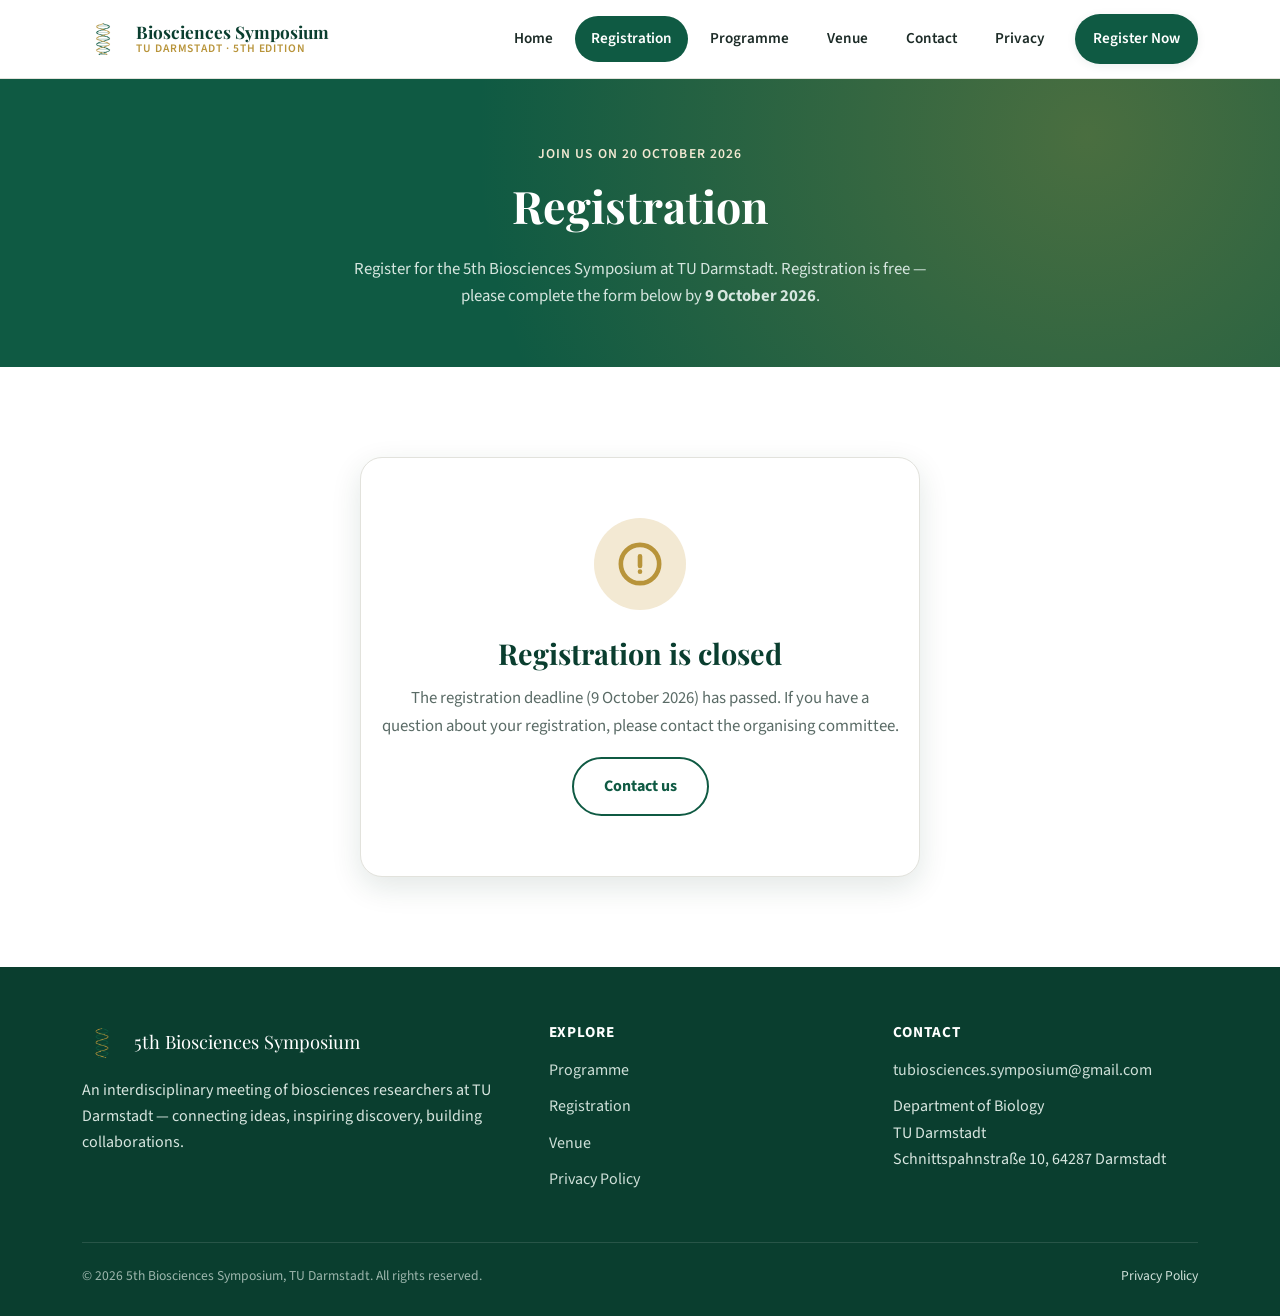
<file: registration.html>
<!DOCTYPE html>
<html lang="en">
<head>
<meta charset="UTF-8">
<meta name="viewport" content="width=device-width, initial-scale=1.0">
<title>Registration — 5th Biosciences Symposium | TU Darmstadt</title>
<meta name="description" content="Register for the 5th Biosciences Symposium at TU Darmstadt, 20 October 2026. Submit your talk, poster or flash talk contribution.">
<link rel="icon" type="image/png" href="assets/images/logo.png">
<link rel="preconnect" href="https://fonts.googleapis.com">
<link href="https://fonts.googleapis.com/css2?family=Playfair+Display:ital,wght@0,600;0,700;1,600&family=Source+Sans+3:wght@400;600;700&display=swap" rel="stylesheet">
<link rel="stylesheet" href="css/style.css">
<link rel="stylesheet" href="css/mobile.css">
</head>
<body>
<a href="#main" class="skip-link">Skip to content</a>

<header class="site-header" id="site-header">
  <div class="navbar">
    <a href="index.html" class="brand">
      <img src="assets/images/logo.png" alt="5th Biosciences Symposium logo">
      <span class="brand-text">
        <span class="brand-title">Biosciences Symposium</span>
        <span class="brand-sub">TU Darmstadt · 5th Edition</span>
      </span>
    </a>
    <ul class="nav-links" id="nav-links">
      <li><a href="index.html">Home</a></li>
      <li><a href="registration.html" class="active">Registration</a></li>
      <li><a href="programme.html">Programme</a></li>
      <li><a href="venue.html">Venue</a></li>
      <li><a href="contact.html">Contact</a></li>
      <li><a href="privacy.html">Privacy</a></li>
      <li class="nav-cta"><a href="registration.html" class="btn btn-primary">Register Now</a></li>
    </ul>
    <button class="nav-toggle" id="nav-toggle" aria-label="Toggle navigation" aria-expanded="false">
      <span></span><span></span><span></span>
    </button>
  </div>
</header>

<main id="main">

  <section class="page-header">
    <div class="container">
      <div class="breadcrumb">Join us on 20 October 2026</div>
      <h1>Registration</h1>
      <p>Register for the 5th Biosciences Symposium at TU Darmstadt. Registration is free — please complete the form below by <strong>9 October 2026</strong>.</p>
    </div>
  </section>

  <section class="section">
    <div class="container">

      <!-- ============ Registration Form ============ -->
      <form id="registration-form" class="form-shell" novalidate>

        <!-- Personal Information -->
        <div class="form-section">
          <h2 class="form-section-title">Personal Information</h2>
          <p class="form-section-desc">Please tell us a little about yourself.</p>

          <div class="form-row">
            <div class="form-group">
              <label for="firstName">First Name <span class="required">*</span></label>
              <input type="text" id="firstName" name="firstName" required autocomplete="given-name">
              <span class="field-error">Please enter your first name.</span>
            </div>
            <div class="form-group">
              <label for="lastName">Last Name <span class="required">*</span></label>
              <input type="text" id="lastName" name="lastName" required autocomplete="family-name">
              <span class="field-error">Please enter your last name.</span>
            </div>
          </div>

          <div class="form-row">
            <div class="form-group">
              <label for="email">Email <span class="required">*</span></label>
              <input type="email" id="email" name="email" required autocomplete="email">
              <span class="field-error">Please enter a valid email address.</span>
            </div>
            <div class="form-group">
              <label for="institute">Research Group / Institute <span class="required">*</span></label>
              <select id="institute" name="institute" required>
                <option value="" disabled selected>Select your research group</option>
                <option value="Blüthgen">AG Blüthgen</option>
                <option value="Cardoso">AG Cardoso</option>
                <option value="Dann">AG Dann</option>
                <option value="Galuske">AG Galuske</option>
                <option value="Hamacher">AG Hamacher</option>
                <option value="Heethoff">AG Heethoff</option>
                <option value="Hess">AG Hess</option>
                <option value="Heun">AG Heun</option>
                <option value="Jürgens">AG Jürgens</option>
                <option value="Laube">AG Laube</option>
                <option value="Löbrich">AG Löbrich</option>
                <option value="Löwer">AG Löwer</option>
                <option value="Mirzapour">AG Mirzapour</option>
                <option value="Nuber">AG Nuber</option>
                <option value="Poppinga">AG Poppinga</option>
                <option value="Simon">AG Simon</option>
                <option value="Stein">AG Stein</option>
                <option value="Süß">AG Süß</option>
                <option value="Waldminghaus">AG Waldminghaus</option>
                <option value="Warzecha">AG Warzecha</option>
                <option value="external group 1">External group 1</option>
                <option value="external group 2">External group 2</option>
                <option value="external group 3">External group 3</option>
              </select>
              <span class="field-error">Please select your research group.</span>
            </div>
          </div>

          <div class="form-group">
            <label>Position <span class="required">*</span></label>
            <div class="choice-group" id="position-group">
              <div class="choice-option">
                <input type="radio" name="position" id="position-postdoc" value="Postdoc" required>
                <label for="position-postdoc">Postdoc</label>
              </div>
              <div class="choice-option">
                <input type="radio" name="position" id="position-phd" value="PhD Student">
                <label for="position-phd">PhD Student</label>
              </div>
            </div>
            <span class="field-error" id="position-error">Please select your position.</span>
          </div>
        </div>

        <!-- Contribution -->
        <div class="form-section">
          <h2 class="form-section-title">Contribution</h2>
          <p class="form-section-desc">How would you like to contribute to the symposium?</p>

          <div class="form-group">
            <div class="choice-group" id="contribution-group">
              <div class="choice-option">
                <input type="radio" name="contribution" id="contribution-talk" value="Scientific Talk" required>
                <label for="contribution-talk">Scientific Talk</label>
              </div>
              <div class="choice-option">
                <input type="radio" name="contribution" id="contribution-poster" value="Poster">
                <label for="contribution-poster">Poster</label>
              </div>
            </div>
            <span class="field-error" id="contribution-error">Please select a contribution type.</span>
            <span class="help-text" id="talk-taken-note" style="display:none; color:#b8943a; font-weight:600;">A scientific talk slot for this research group has already been claimed — please select Poster instead.</span>
          </div>

          <!-- Flash talk checkbox: only shown when "Poster" is selected -->
          <div class="conditional-block" id="flashtalk-block">
            <div class="checkbox-row">
              <input type="checkbox" id="flashTalk" name="flashTalk">
              <label for="flashTalk">I would like to be considered for a Flash Talk.</label>
            </div>
          </div>
        </div>

        <!-- Presentation -->
        <div class="form-section">
          <h2 class="form-section-title">Presentation</h2>
          <p class="form-section-desc">Details about your talk or poster contribution.</p>

          <div class="form-group">
            <label for="presentationTitle">Presentation Title <span class="required">*</span></label>
            <input type="text" id="presentationTitle" name="presentationTitle" required>
            <span class="field-error">Please enter your presentation title.</span>
          </div>

          <div class="form-group">
            <label for="abstract">Abstract <span class="help-text" style="display:inline">(optional)</span></label>
            <textarea id="abstract" name="abstract" rows="4" placeholder="Enter your abstract, if available (optional)."></textarea>
          </div>
        </div>

        <!-- Consent -->
        <div class="form-section">
          <div class="checkbox-row">
            <input type="checkbox" id="consent" name="consent" required>
            <label for="consent">I agree that my data may be processed for organizing the symposium. <span class="required">*</span></label>
          </div>
          <span class="field-error" id="consent-error">Consent is required to submit your registration.</span>
        </div>

        <!-- Submit -->
        <div class="form-submit-row">
          <button type="submit" class="btn btn-primary btn-large btn-block" id="submit-btn">
            <span class="spinner" id="submit-spinner"></span>
            <span id="submit-label">Submit Registration</span>
          </button>
          <div class="form-status" id="form-status"></div>
        </div>
      </form>

      <!-- ============ Success screen ============ -->
      <div class="success-screen form-shell" id="success-screen">
        <div class="success-check">
          <svg viewBox="0 0 24 24" fill="none" stroke="#0f5a43" stroke-width="2.4" stroke-linecap="round" stroke-linejoin="round">
            <circle cx="12" cy="12" r="10" stroke-opacity="0"/>
            <path d="M5 13l4 4L19 7"/>
          </svg>
        </div>
        <h2>Registration received!</h2>
        <p>Thank you for registering for the 5th Biosciences Symposium.<br>A confirmation email has been sent.</p>
        <a href="index.html" class="btn btn-outline">Back to homepage</a>
      </div>

      <!-- ============ Closed screen (shown once the deadline has passed) ============ -->
      <div class="success-screen form-shell" id="closed-screen">
        <div class="success-check" style="background: var(--color-accent-light);">
          <svg viewBox="0 0 24 24" fill="none" stroke="#b8943a" stroke-width="2.4" stroke-linecap="round" stroke-linejoin="round">
            <circle cx="12" cy="12" r="10"/>
            <path d="M12 8v5M12 16h.01"/>
          </svg>
        </div>
        <h2>Registration is closed</h2>
        <p>The registration deadline (9 October 2026) has passed. If you have a question about your registration, please contact the organising committee.</p>
        <a href="contact.html" class="btn btn-outline">Contact us</a>
      </div>

    </div>
  </section>

</main>

<footer class="site-footer">
  <div class="container">
    <div class="footer-grid">
      <div>
        <div class="footer-brand">
          <img src="assets/images/logo.png" alt="">
          <span>5th Biosciences Symposium</span>
        </div>
        <p>An interdisciplinary meeting of biosciences researchers at TU Darmstadt — connecting ideas, inspiring discovery, building collaborations.</p>
      </div>
      <div>
        <h4>Explore</h4>
        <ul>
          <li><a href="programme.html">Programme</a></li>
          <li><a href="registration.html">Registration</a></li>
          <li><a href="venue.html">Venue</a></li>
          <li><a href="privacy.html">Privacy Policy</a></li>
        </ul>
      </div>
      <div>
        <h4>Contact</h4>
        <ul>
          <li><a href="mailto:tubiosciences.symposium@gmail.com">tubiosciences.symposium@gmail.com</a></li>
          <li>Department of Biology<br>TU Darmstadt<br>Schnittspahnstraße 10, 64287 Darmstadt</li>
        </ul>
      </div>
    </div>
    <div class="footer-bottom">
      <span>&copy; 2026 5th Biosciences Symposium, TU Darmstadt. All rights reserved.</span>
      <span><a href="privacy.html">Privacy Policy</a></span>
    </div>
  </div>
</footer>

<script src="js/main.js"></script>
<script src="js/registration.js"></script>
</body>
</html>
</file>
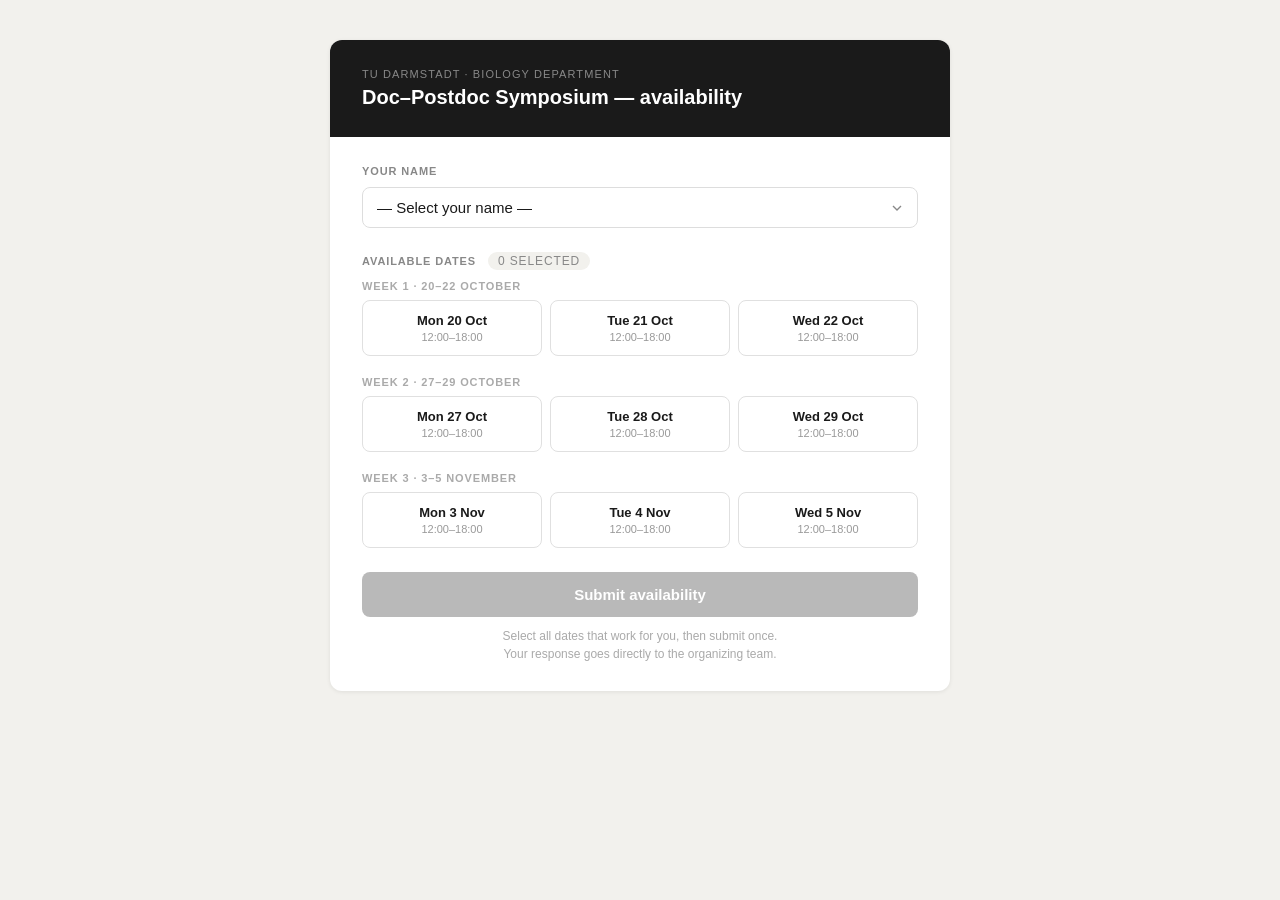
<file: symposium_scheduler.html>
<!DOCTYPE html>
<html lang="en">
<head>
<meta charset="UTF-8">
<meta name="viewport" content="width=device-width, initial-scale=1.0">
<title>Doc–Postdoc Symposium · Availability</title>
<style>
  *, *::before, *::after { box-sizing: border-box; margin: 0; padding: 0; }

  body {
    font-family: -apple-system, BlinkMacSystemFont, "Segoe UI", Arial, sans-serif;
    background: #f2f1ed;
    min-height: 100vh;
    display: flex;
    align-items: flex-start;
    justify-content: center;
    padding: 40px 16px 60px;
    color: #1a1a1a;
  }

  .card {
    background: #fff;
    border-radius: 12px;
    width: 100%;
    max-width: 620px;
    overflow: hidden;
    box-shadow: 0 1px 4px rgba(0,0,0,0.08);
  }

  .header {
    background: #1a1a1a;
    padding: 28px 32px;
  }
  .header-label {
    font-size: 11px;
    letter-spacing: 0.1em;
    text-transform: uppercase;
    color: #888;
    margin-bottom: 6px;
  }
  .header h1 {
    font-size: 20px;
    font-weight: 600;
    color: #fff;
  }

  .body { padding: 28px 32px; }

  .section-label {
    font-size: 11px;
    font-weight: 700;
    letter-spacing: 0.08em;
    text-transform: uppercase;
    color: #888;
    margin-bottom: 10px;
  }

  /* Name selector */
  .name-select {
    width: 100%;
    padding: 11px 14px;
    font-size: 15px;
    border: 1.5px solid #ddd;
    border-radius: 8px;
    background: #fff;
    color: #1a1a1a;
    appearance: none;
    background-image: url("data:image/svg+xml,%3Csvg xmlns='http://www.w3.org/2000/svg' width='16' height='16' viewBox='0 0 24 24' fill='none' stroke='%23888' stroke-width='2'%3E%3Cpolyline points='6 9 12 15 18 9'%3E%3C/polyline%3E%3C/svg%3E");
    background-repeat: no-repeat;
    background-position: right 12px center;
    cursor: pointer;
    margin-bottom: 24px;
  }
  .name-select:focus { outline: none; border-color: #1a1a1a; }

  /* Week groups */
  .week-block { margin-bottom: 20px; }
  .week-title {
    font-size: 11px;
    font-weight: 700;
    letter-spacing: 0.08em;
    text-transform: uppercase;
    color: #aaa;
    margin-bottom: 8px;
  }
  .date-row {
    display: grid;
    grid-template-columns: 1fr 1fr 1fr;
    gap: 8px;
  }

  .date-btn {
    border: 1.5px solid #e0e0e0;
    border-radius: 8px;
    padding: 12px 8px;
    background: #fff;
    cursor: pointer;
    text-align: center;
    transition: border-color 0.15s, background 0.15s;
    position: relative;
  }
  .date-btn:hover { border-color: #bbb; background: #fafafa; }
  .date-btn.selected {
    border-color: #1a1a1a;
    background: #1a1a1a;
  }
  .date-btn .day-name {
    display: block;
    font-size: 13px;
    font-weight: 600;
    color: #1a1a1a;
  }
  .date-btn.selected .day-name { color: #fff; }
  .date-btn .time {
    display: block;
    font-size: 11px;
    color: #999;
    margin-top: 3px;
  }
  .date-btn.selected .time { color: #aaa; }
  .date-btn .check {
    display: none;
    position: absolute;
    top: 6px;
    right: 8px;
    font-size: 11px;
    color: #fff;
  }
  .date-btn.selected .check { display: block; }

  /* Counter badge */
  .counter {
    display: inline-block;
    font-size: 12px;
    background: #f2f1ed;
    color: #888;
    border-radius: 20px;
    padding: 2px 10px;
    margin-left: 8px;
    font-weight: 400;
  }

  /* Submit */
  .submit-wrap { margin-top: 24px; }
  .submit-btn {
    width: 100%;
    padding: 14px;
    font-size: 15px;
    font-weight: 600;
    border: none;
    border-radius: 8px;
    background: #1a1a1a;
    color: #fff;
    cursor: pointer;
    transition: opacity 0.15s;
  }
  .submit-btn:disabled { opacity: 0.3; cursor: not-allowed; }
  .submit-btn:not(:disabled):hover { opacity: 0.85; }

  .hint {
    font-size: 12px;
    color: #aaa;
    margin-top: 10px;
    text-align: center;
    line-height: 1.5;
  }

  /* Success screen */
  .success {
    display: none;
    padding: 48px 32px;
    text-align: center;
  }
  .success-icon { font-size: 48px; margin-bottom: 16px; }
  .success h2 { font-size: 20px; font-weight: 600; margin-bottom: 8px; }
  .success p { font-size: 14px; color: #666; line-height: 1.6; }
  .success .chosen-dates {
    margin-top: 16px;
    background: #f2f1ed;
    border-radius: 8px;
    padding: 14px 16px;
    font-size: 13px;
    color: #444;
    text-align: left;
    line-height: 1.8;
  }

  /* Error */
  .error-msg {
    display: none;
    margin-top: 12px;
    font-size: 13px;
    color: #c0392b;
    text-align: center;
  }

  @media (max-width: 480px) {
    .body { padding: 20px 18px; }
    .header { padding: 22px 18px; }
  }
</style>
</head>
<body>

<div class="card">
  <div class="header">
    <div class="header-label">TU Darmstadt · Biology Department</div>
    <h1>Doc–Postdoc Symposium — availability</h1>
  </div>

  <!-- Main form -->
  <div class="body" id="form-area">
    <div class="section-label">Your name</div>
    <select class="name-select" id="name-select" onchange="updateSubmit()">
      <option value="">— Select your name —</option>
      <option>Prof. Dr. Nico Blüthgen</option>
      <option>Prof. Dr. M. Cristina Cardoso</option>
      <option>Prof. Dr. Marcel Dann</option>
      <option>Prof. Dr. Ralf Galuske</option>
      <option>Prof. Dr. Kay Hamacher</option>
      <option>Apl. Prof. Dr. Michael Heethoff</option>
      <option>Prof. Dr. Sebastian Hess</option>
      <option>Prof. Dr. Patrick Heun</option>
      <option>Prof. Dr. Andreas Jürgens</option>
      <option>Prof. Dr. Bodo Laube</option>
      <option>Prof. Dr. Markus Löbrich</option>
      <option>Prof. Dr. Alexander Loewer</option>
      <option>Prof. Dr. Fatemeh Mirzapour</option>
      <option>Prof. Dr. Ulrike A. Nuber</option>
      <option>Apl. Prof. Dr. Simon Poppinga</option>
      <option>Prof. Dr. Jörg Simon</option>
      <option>Prof. Dr. Viktor Stein</option>
      <option>Prof. Dr. Beatrix Suess</option>
      <option>Prof. Dr. Torsten Waldminghaus</option>
      <option>Prof. Dr. Heribert Warzecha</option>
    </select>

    <div class="section-label">
      Available dates
      <span class="counter" id="counter">0 selected</span>
    </div>

    <div class="week-block">
      <div class="week-title">Week 1 · 20–22 October</div>
      <div class="date-row">
        <button class="date-btn" onclick="toggle(this, 'Mon 20 Oct')">
          <span class="check">✓</span>
          <span class="day-name">Mon 20 Oct</span>
          <span class="time">12:00–18:00</span>
        </button>
        <button class="date-btn" onclick="toggle(this, 'Tue 21 Oct')">
          <span class="check">✓</span>
          <span class="day-name">Tue 21 Oct</span>
          <span class="time">12:00–18:00</span>
        </button>
        <button class="date-btn" onclick="toggle(this, 'Wed 22 Oct')">
          <span class="check">✓</span>
          <span class="day-name">Wed 22 Oct</span>
          <span class="time">12:00–18:00</span>
        </button>
      </div>
    </div>

    <div class="week-block">
      <div class="week-title">Week 2 · 27–29 October</div>
      <div class="date-row">
        <button class="date-btn" onclick="toggle(this, 'Mon 27 Oct')">
          <span class="check">✓</span>
          <span class="day-name">Mon 27 Oct</span>
          <span class="time">12:00–18:00</span>
        </button>
        <button class="date-btn" onclick="toggle(this, 'Tue 28 Oct')">
          <span class="check">✓</span>
          <span class="day-name">Tue 28 Oct</span>
          <span class="time">12:00–18:00</span>
        </button>
        <button class="date-btn" onclick="toggle(this, 'Wed 29 Oct')">
          <span class="check">✓</span>
          <span class="day-name">Wed 29 Oct</span>
          <span class="time">12:00–18:00</span>
        </button>
      </div>
    </div>

    <div class="week-block">
      <div class="week-title">Week 3 · 3–5 November</div>
      <div class="date-row">
        <button class="date-btn" onclick="toggle(this, 'Mon 3 Nov')">
          <span class="check">✓</span>
          <span class="day-name">Mon 3 Nov</span>
          <span class="time">12:00–18:00</span>
        </button>
        <button class="date-btn" onclick="toggle(this, 'Tue 4 Nov')">
          <span class="check">✓</span>
          <span class="day-name">Tue 4 Nov</span>
          <span class="time">12:00–18:00</span>
        </button>
        <button class="date-btn" onclick="toggle(this, 'Wed 5 Nov')">
          <span class="check">✓</span>
          <span class="day-name">Wed 5 Nov</span>
          <span class="time">12:00–18:00</span>
        </button>
      </div>
    </div>

    <div class="submit-wrap">
      <button class="submit-btn" id="submit-btn" disabled onclick="submitForm()">
        Submit availability
      </button>
      <div class="error-msg" id="error-msg">Something went wrong. Please try again or contact the organizer.</div>
      <p class="hint">Select all dates that work for you, then submit once.<br>Your response goes directly to the organizing team.</p>
    </div>
  </div>

  <!-- Success screen -->
  <div class="success" id="success-area">
    <div class="success-icon">✅</div>
    <h2>Thank you!</h2>
    <p>Your availability has been recorded.<br>The organizing committee will be in touch soon.</p>
    <div class="chosen-dates" id="chosen-dates"></div>
  </div>
</div>

<script>
  // ── CONFIGURE THIS ──────────────────────────────────────────────
  // After deploying your Google Apps Script, paste the URL here:
  const APPS_SCRIPT_URL = "https://script.google.com/macros/s/AKfycbzwOSQwTk8CyjR5so_z10cfiWfu4is1VZoSIIjBj3ZfnQ4j4Y3x9iHXSHW6HX7hvbcmYw/exec";
  // ────────────────────────────────────────────────────────────────

  const selected = new Set();

  function toggle(btn, date) {
    if (selected.has(date)) {
      selected.delete(date);
      btn.classList.remove("selected");
    } else {
      selected.add(date);
      btn.classList.add("selected");
    }
    document.getElementById("counter").textContent = selected.size + " selected";
    updateSubmit();
  }

  function updateSubmit() {
    const hasName = document.getElementById("name-select").value !== "";
    const hasDates = selected.size > 0;
    document.getElementById("submit-btn").disabled = !(hasName && hasDates);
  }

  function submitForm() {
    const name = document.getElementById("name-select").value;
    const dates = Array.from(selected).join(", ");
    const ts = new Date().toLocaleString("de-DE", { timeZone: "Europe/Berlin" });

    document.getElementById("submit-btn").disabled = true;
    document.getElementById("submit-btn").textContent = "Submitting…";

    fetch(APPS_SCRIPT_URL, {
      method: "POST",
      mode: "no-cors",
      headers: { "Content-Type": "application/json" },
      body: JSON.stringify({ name, dates, timestamp: ts })
    })
    .then(() => showSuccess(name, dates))
    .catch(() => {
      document.getElementById("error-msg").style.display = "block";
      document.getElementById("submit-btn").disabled = false;
      document.getElementById("submit-btn").textContent = "Submit availability";
    });
  }

  function showSuccess(name, dates) {
    document.getElementById("form-area").style.display = "none";
    const s = document.getElementById("success-area");
    s.style.display = "block";
    const dateList = dates.split(", ").map(d => "· " + d).join("\n");
    document.getElementById("chosen-dates").innerHTML =
      "<strong>" + name + "</strong><br><br>" + dateList.replace(/\n/g, "<br>");
  }
</script>

</body>
</html>
</file>
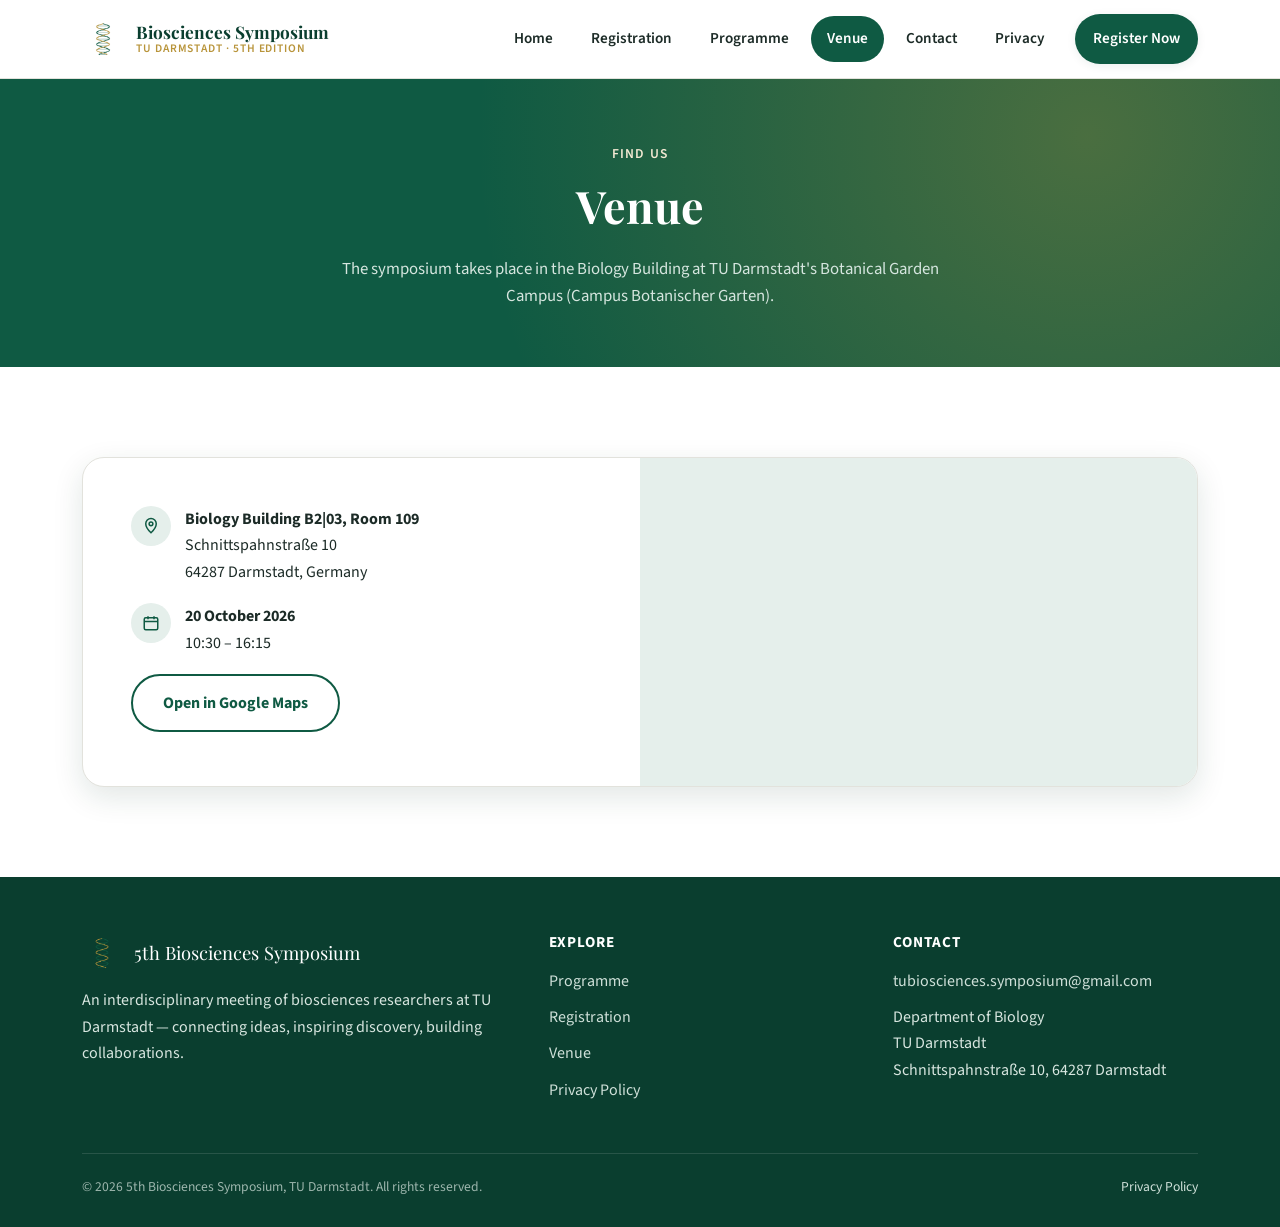
<file: venue.html>
<!DOCTYPE html>
<html lang="en">
<head>
<meta charset="UTF-8">
<meta name="viewport" content="width=device-width, initial-scale=1.0">
<title>Venue — 5th Biosciences Symposium | TU Darmstadt</title>
<meta name="description" content="Venue information for the 5th Biosciences Symposium at the Biology Building, TU Darmstadt.">
<link rel="icon" type="image/png" href="assets/images/logo.png">
<link rel="preconnect" href="https://fonts.googleapis.com">
<link href="https://fonts.googleapis.com/css2?family=Playfair+Display:ital,wght@0,600;0,700;1,600&family=Source+Sans+3:wght@400;600;700&display=swap" rel="stylesheet">
<link rel="stylesheet" href="css/style.css">
<link rel="stylesheet" href="css/mobile.css">
</head>
<body>
<a href="#main" class="skip-link">Skip to content</a>

<header class="site-header" id="site-header">
  <div class="navbar">
    <a href="index.html" class="brand">
      <img src="assets/images/logo.png" alt="5th Biosciences Symposium logo">
      <span class="brand-text">
        <span class="brand-title">Biosciences Symposium</span>
        <span class="brand-sub">TU Darmstadt · 5th Edition</span>
      </span>
    </a>
    <ul class="nav-links" id="nav-links">
      <li><a href="index.html">Home</a></li>
      <li><a href="registration.html">Registration</a></li>
      <li><a href="programme.html">Programme</a></li>
      <li><a href="venue.html" class="active">Venue</a></li>
      <li><a href="contact.html">Contact</a></li>
      <li><a href="privacy.html">Privacy</a></li>
      <li class="nav-cta"><a href="registration.html" class="btn btn-primary">Register Now</a></li>
    </ul>
    <button class="nav-toggle" id="nav-toggle" aria-label="Toggle navigation" aria-expanded="false">
      <span></span><span></span><span></span>
    </button>
  </div>
</header>

<main id="main">

  <section class="page-header">
    <div class="container">
      <div class="breadcrumb">Find us</div>
      <h1>Venue</h1>
      <p>The symposium takes place in the Biology Building at TU Darmstadt's Botanical Garden Campus (Campus Botanischer Garten).</p>
    </div>
  </section>

  <section class="section">
    <div class="container">
      <div class="venue-card reveal">
        <div class="venue-card-info">
          <div class="venue-detail-row">
            <span class="icon-dot" aria-hidden="true">
              <svg width="18" height="18" viewBox="0 0 24 24" fill="none" stroke="currentColor" stroke-width="2"><path d="M12 21s7-6.5 7-12a7 7 0 0 0-14 0c0 5.5 7 12 7 12z"/><circle cx="12" cy="9" r="2.5"/></svg>
            </span>
            <div>
              <strong>Biology Building B2|03, Room 109</strong><br>
              Schnittspahnstraße 10<br>64287 Darmstadt, Germany
            </div>
          </div>
          <div class="venue-detail-row">
            <span class="icon-dot" aria-hidden="true">
              <svg width="18" height="18" viewBox="0 0 24 24" fill="none" stroke="currentColor" stroke-width="2"><rect x="3" y="5" width="18" height="16" rx="2"/><path d="M3 10h18M8 3v4M16 3v4"/></svg>
            </span>
            <div>
              <strong>20 October 2026</strong><br>
              10:30 – 16:15
            </div>
          </div>
          <a href="https://www.google.com/maps/place/B2%7C03+Biologie+Verf%C3%BCgungsgeb%C3%A4ude/@49.868425,8.6814868,17z/data=!3m1!4b1!4m6!3m5!1s0x47bd700e2abf792b:0xb7d87a5a8d54f79f!8m2!3d49.868425!4d8.6814868!16s%2Fg%2F11g72lkpv5" target="_blank" rel="noopener" class="btn btn-outline">Open in Google Maps</a>
        </div>
        <div class="venue-card-map">
          <iframe
            title="Map showing the Biology Building at TU Darmstadt"
            src="https://www.google.com/maps?q=B2%7C03+Biologie+Verf%C3%BCgungsgeb%C3%A4ude,+Darmstadt&output=embed"
            loading="lazy"
            referrerpolicy="no-referrer-when-downgrade">
          </iframe>
        </div>
      </div>
    </div>
  </section>

</main>

<footer class="site-footer">
  <div class="container">
    <div class="footer-grid">
      <div>
        <div class="footer-brand">
          <img src="assets/images/logo.png" alt="">
          <span>5th Biosciences Symposium</span>
        </div>
        <p>An interdisciplinary meeting of biosciences researchers at TU Darmstadt — connecting ideas, inspiring discovery, building collaborations.</p>
      </div>
      <div>
        <h4>Explore</h4>
        <ul>
          <li><a href="programme.html">Programme</a></li>
          <li><a href="registration.html">Registration</a></li>
          <li><a href="venue.html">Venue</a></li>
          <li><a href="privacy.html">Privacy Policy</a></li>
        </ul>
      </div>
      <div>
        <h4>Contact</h4>
        <ul>
          <li><a href="mailto:tubiosciences.symposium@gmail.com">tubiosciences.symposium@gmail.com</a></li>
          <li>Department of Biology<br>TU Darmstadt<br>Schnittspahnstraße 10, 64287 Darmstadt</li>
        </ul>
      </div>
    </div>
    <div class="footer-bottom">
      <span>&copy; 2026 5th Biosciences Symposium, TU Darmstadt. All rights reserved.</span>
      <span><a href="privacy.html">Privacy Policy</a></span>
    </div>
  </div>
</footer>

<script src="js/main.js"></script>
</body>
</html>
</file>
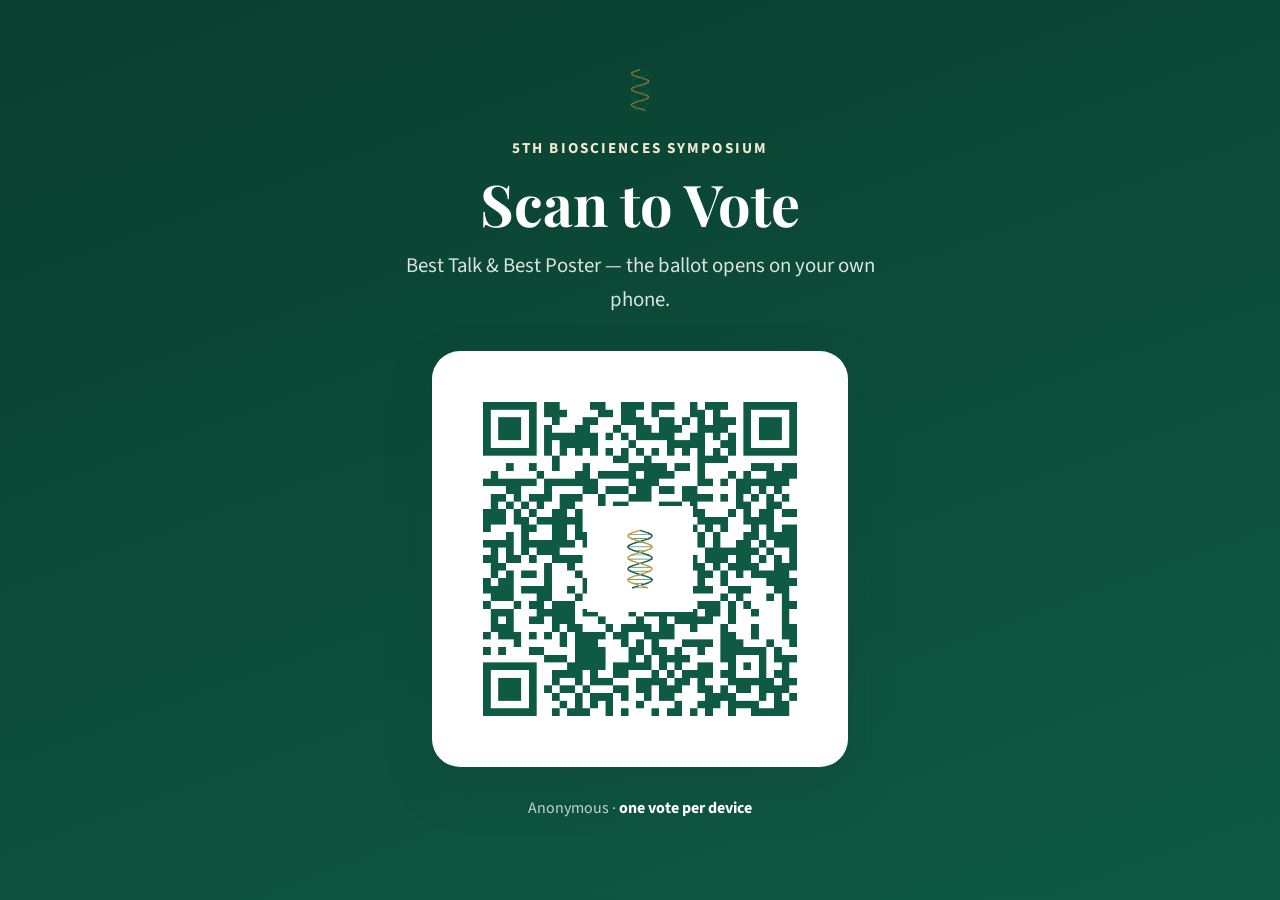
<file: vote-display.html>
<!DOCTYPE html>
<html lang="en">
<head>
<meta charset="UTF-8">
<meta name="viewport" content="width=device-width, initial-scale=1.0">
<title>Scan to Vote — 5th Biosciences Symposium</title>
<meta name="description" content="Scan to vote for Best Talk and Best Poster at the 5th Biosciences Symposium.">
<link rel="icon" type="image/png" href="assets/images/logo.png">
<link rel="preconnect" href="https://fonts.googleapis.com">
<link href="https://fonts.googleapis.com/css2?family=Playfair+Display:ital,wght@0,600;0,700;1,600&family=Source+Sans+3:wght@400;600;700&display=swap" rel="stylesheet">
<link rel="stylesheet" href="css/style.css">
<style>
  html, body {
    height: 100%;
    margin: 0;
    background: linear-gradient(160deg, var(--color-primary-dark), var(--color-primary));
    overflow: hidden;
  }
  .display-wrap {
    height: 100%;
    display: flex;
    flex-direction: column;
    align-items: center;
    justify-content: center;
    text-align: center;
    padding: 40px 24px;
    box-sizing: border-box;
  }
  .display-logo {
    width: 56px;
    height: 56px;
    margin-bottom: 18px;
    opacity: 0.9;
  }
  .display-eyebrow {
    font-family: var(--font-body);
    font-weight: 700;
    font-size: 0.95rem;
    letter-spacing: 0.14em;
    text-transform: uppercase;
    color: var(--color-accent-light);
    margin-bottom: 8px;
  }
  .display-title {
    font-family: var(--font-heading);
    font-weight: 700;
    font-size: clamp(2.2rem, 6vw, 3.6rem);
    color: #fff;
    margin: 0 0 10px;
  }
  .display-sub {
    font-family: var(--font-body);
    font-size: clamp(1rem, 2.4vw, 1.3rem);
    color: rgba(255, 255, 255, 0.85);
    margin: 0 0 34px;
    max-width: 520px;
  }
  .qr-card {
    background: #fff;
    border-radius: 28px;
    padding: 28px;
    box-shadow: var(--shadow-lg);
  }
  .qr-card img {
    display: block;
    width: min(42vh, 360px);
    height: min(42vh, 360px);
  }
  .display-note {
    font-family: var(--font-body);
    font-size: clamp(0.85rem, 1.8vw, 1rem);
    color: rgba(255, 255, 255, 0.75);
    margin-top: 28px;
  }
  .display-note strong {
    color: #fff;
  }
</style>
</head>
<body>
  <div class="display-wrap">
    <img class="display-logo" src="assets/images/logo.png" alt="">
    <div class="display-eyebrow">5th Biosciences Symposium</div>
    <h1 class="display-title">Scan to Vote</h1>
    <p class="display-sub">Best Talk &amp; Best Poster — the ballot opens on your own phone.</p>
    <div class="qr-card">
      <img src="assets/images/vote-qr.png" alt="QR code to the voting page">
    </div>
    <p class="display-note">Anonymous &middot; <strong>one vote per device</strong></p>
  </div>
</body>
</html>
</file>
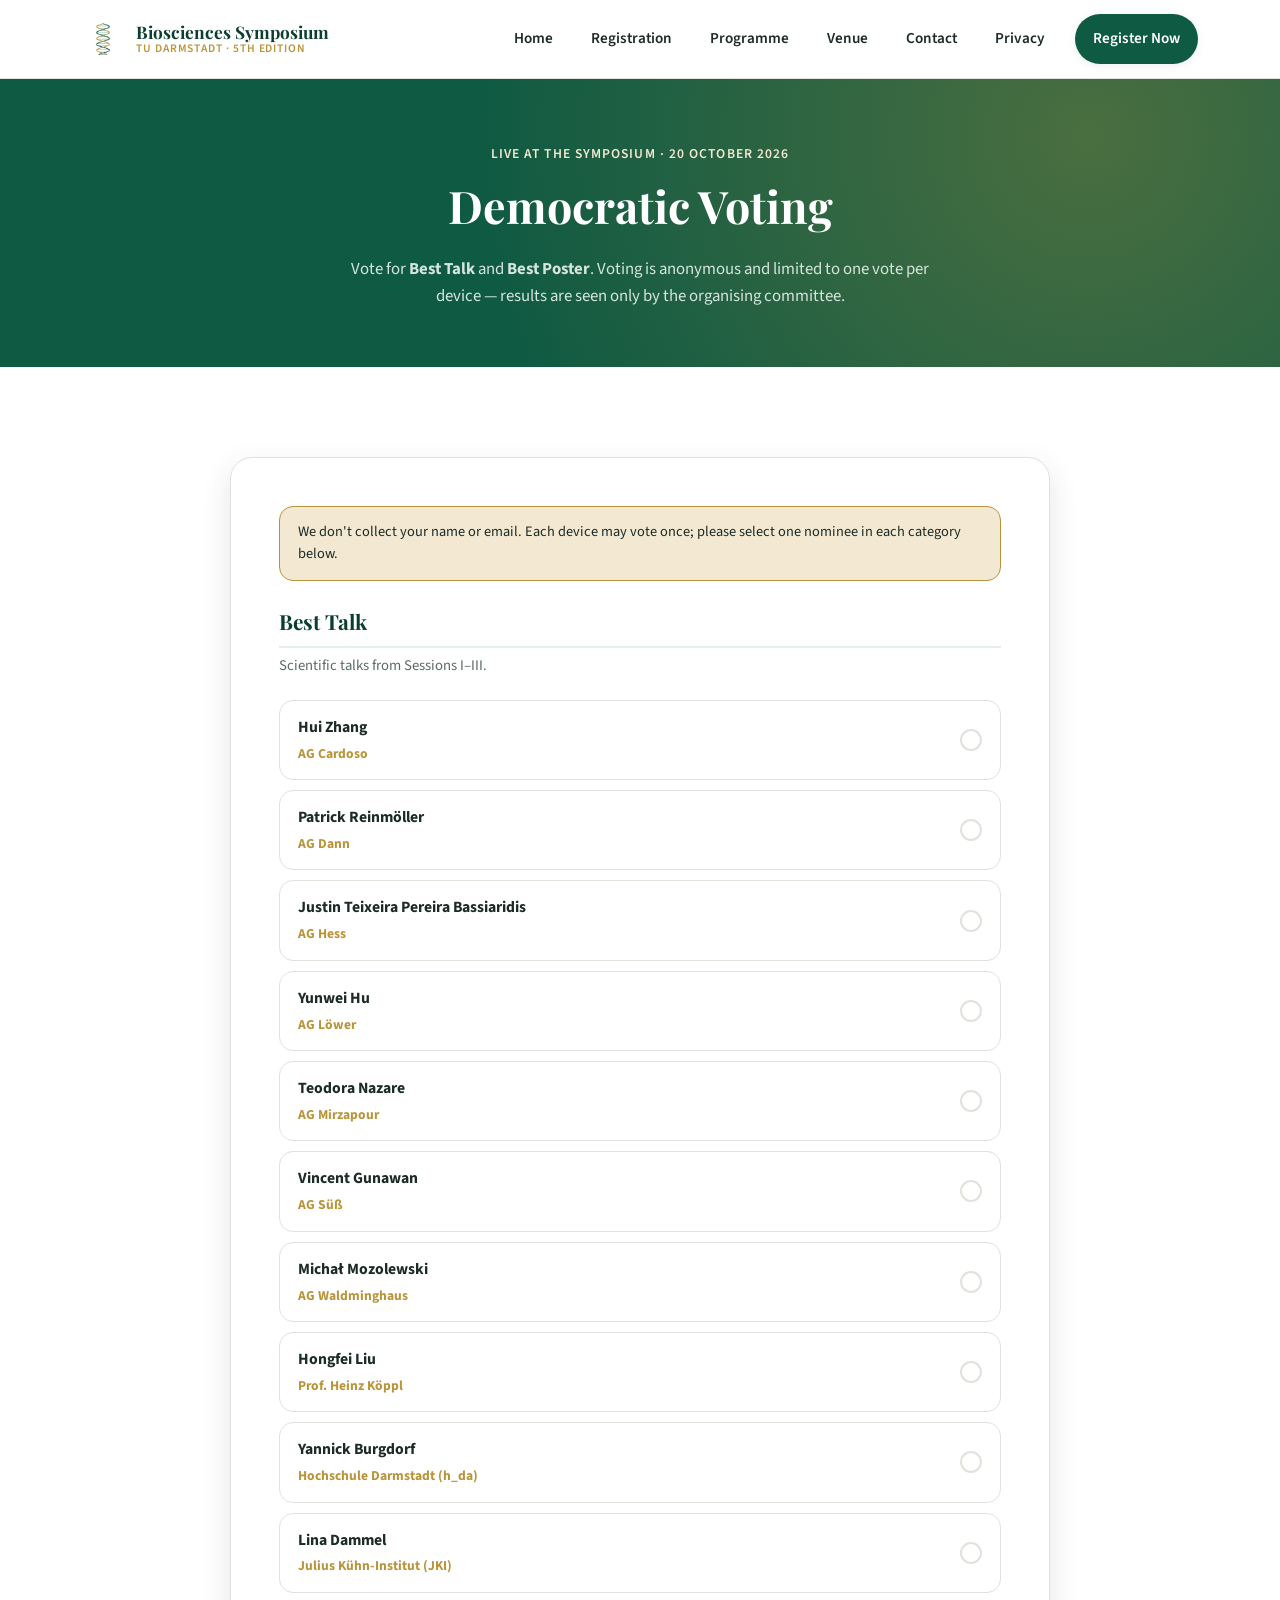
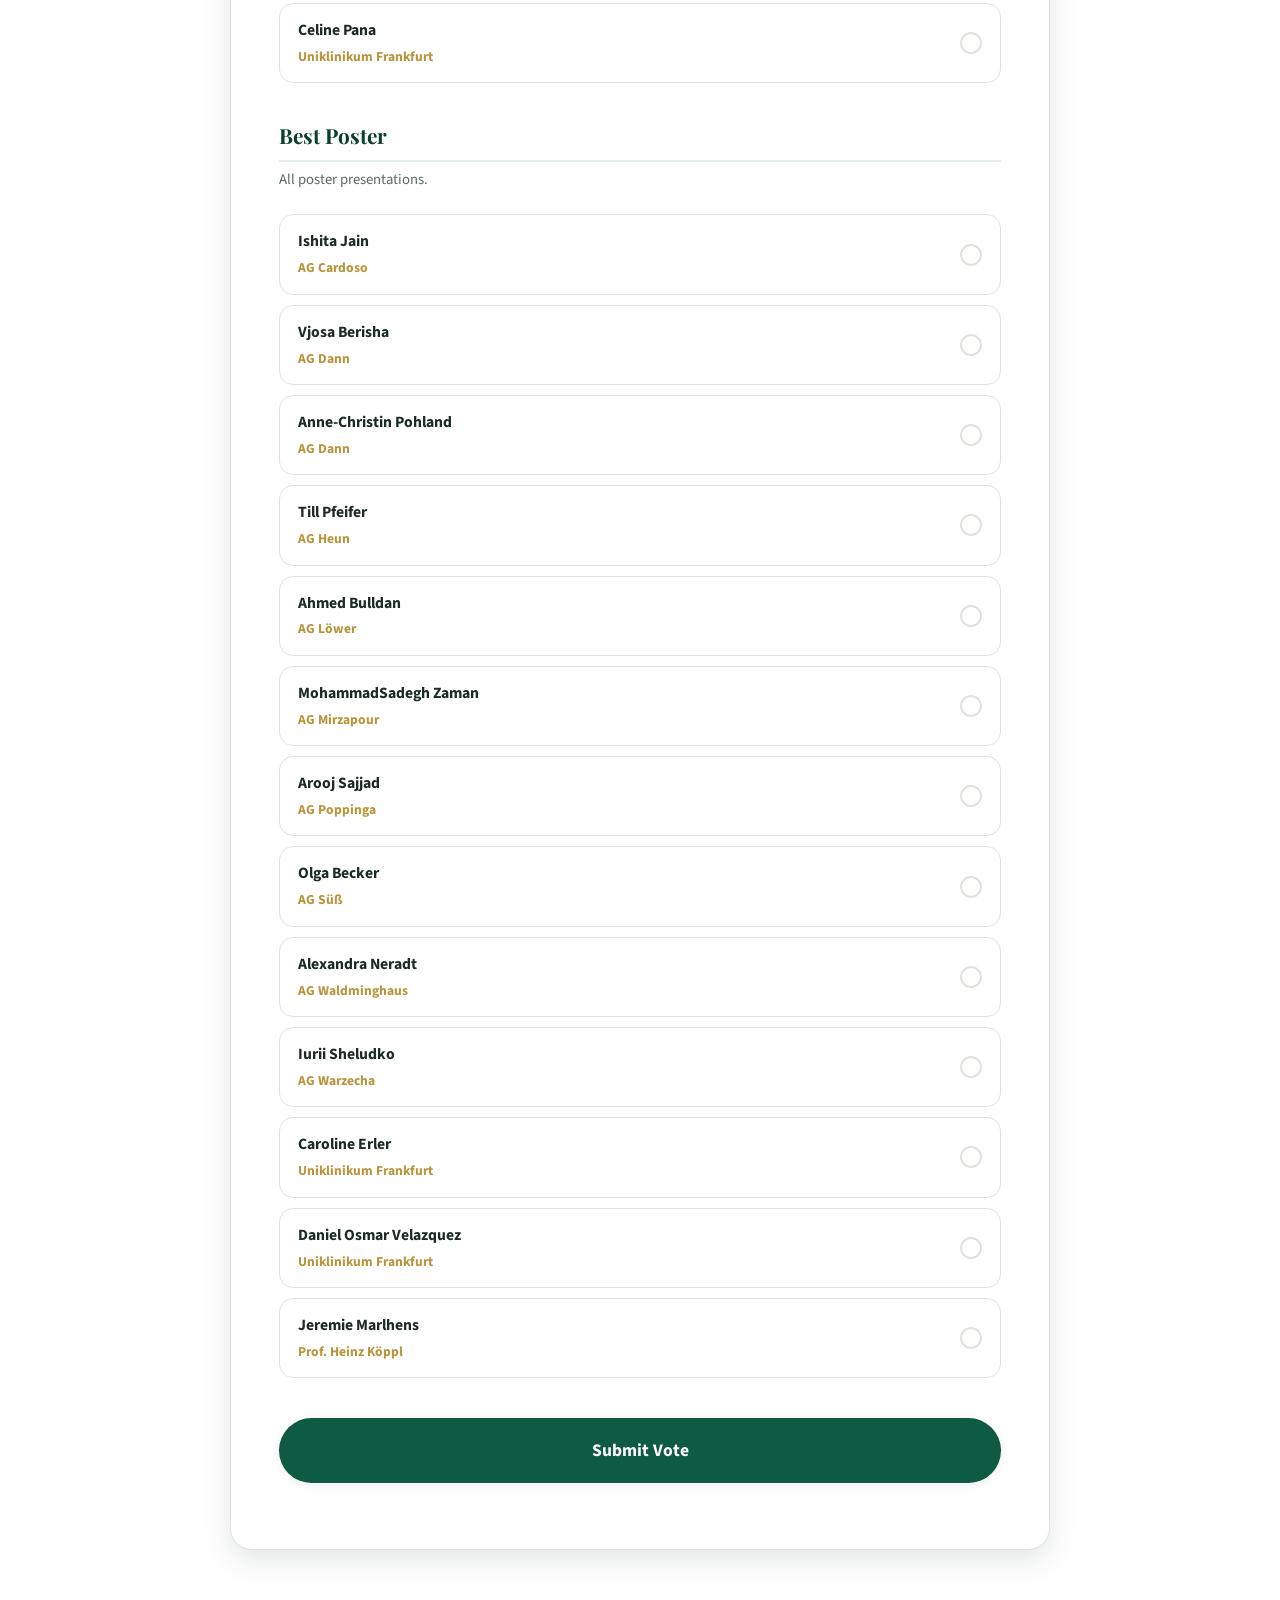
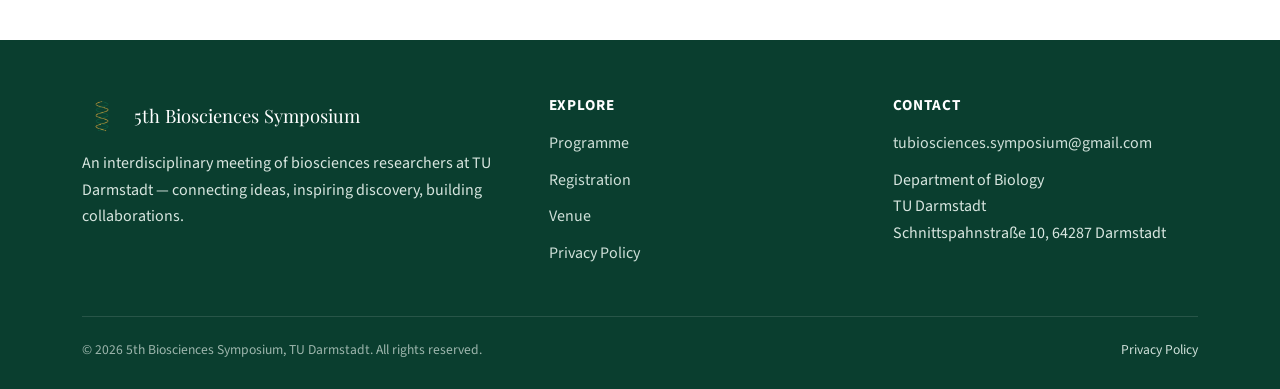
<file: vote.html>
<!DOCTYPE html>
<html lang="en">
<head>
<meta charset="UTF-8">
<meta name="viewport" content="width=device-width, initial-scale=1.0">
<title>Democratic Voting — 5th Biosciences Symposium | TU Darmstadt</title>
<meta name="description" content="Vote for Best Talk and Best Poster at the 5th Biosciences Symposium. Anonymous, one vote per device.">
<link rel="icon" type="image/png" href="assets/images/logo.png">
<link rel="preconnect" href="https://fonts.googleapis.com">
<link href="https://fonts.googleapis.com/css2?family=Playfair+Display:ital,wght@0,600;0,700;1,600&family=Source+Sans+3:wght@400;600;700&display=swap" rel="stylesheet">
<link rel="stylesheet" href="css/style.css">
<link rel="stylesheet" href="css/mobile.css">
</head>
<body>
<a href="#main" class="skip-link">Skip to content</a>

<header class="site-header" id="site-header">
  <div class="navbar">
    <a href="index.html" class="brand">
      <img src="assets/images/logo.png" alt="5th Biosciences Symposium logo">
      <span class="brand-text">
        <span class="brand-title">Biosciences Symposium</span>
        <span class="brand-sub">TU Darmstadt · 5th Edition</span>
      </span>
    </a>
    <ul class="nav-links" id="nav-links">
      <li><a href="index.html">Home</a></li>
      <li><a href="registration.html">Registration</a></li>
      <li><a href="programme.html">Programme</a></li>
      <li><a href="venue.html">Venue</a></li>
      <li><a href="contact.html">Contact</a></li>
      <li><a href="privacy.html">Privacy</a></li>
      <li class="nav-cta"><a href="registration.html" class="btn btn-primary">Register Now</a></li>
    </ul>
    <button class="nav-toggle" id="nav-toggle" aria-label="Toggle navigation" aria-expanded="false">
      <span></span><span></span><span></span>
    </button>
  </div>
</header>

<main id="main">

  <section class="page-header">
    <div class="container">
      <div class="breadcrumb">Live at the symposium · 20 October 2026</div>
      <h1>Democratic Voting</h1>
      <p>Vote for <strong>Best Talk</strong> and <strong>Best Poster</strong>. Voting is anonymous and limited to one vote per device — results are seen only by the organising committee.</p>
    </div>
  </section>

  <section class="section">
    <div class="container">

      <!-- ============ Ballot ============ -->
      <form id="ballot-form" class="form-shell" novalidate>

        <div class="vote-note">We don't collect your name or email. Each device may vote once; please select one nominee in each category below.</div>

        <div class="form-section">
          <h2 class="form-section-title">Best Talk</h2>
          <p class="form-section-desc">Scientific talks from Sessions I–III.</p>
          <div class="nominee-list" id="talkList"></div>
        </div>

        <div class="form-section">
          <h2 class="form-section-title">Best Poster</h2>
          <p class="form-section-desc">All poster presentations.</p>
          <div class="nominee-list" id="posterList"></div>
        </div>

        <div class="form-submit-row">
          <button type="submit" class="btn btn-primary btn-large btn-block" id="submit-btn">
            <span class="spinner" id="submit-spinner"></span>
            <span id="submit-label">Submit Vote</span>
          </button>
          <div class="form-status" id="form-status"></div>
        </div>
      </form>

      <!-- ============ Success screen ============ -->
      <div class="success-screen form-shell" id="success-screen">
        <div class="success-check">
          <svg viewBox="0 0 24 24" fill="none" stroke="#0f5a43" stroke-width="2.4" stroke-linecap="round" stroke-linejoin="round">
            <circle cx="12" cy="12" r="10" stroke-opacity="0"/>
            <path d="M5 13l4 4L19 7"/>
          </svg>
        </div>
        <h2>Thank you for voting!</h2>
        <p>Your vote has been recorded anonymously.</p>
        <a href="index.html" class="btn btn-outline">Back to homepage</a>
      </div>

      <!-- ============ Already-voted screen ============ -->
      <div class="success-screen form-shell" id="voted-screen">
        <div class="success-check" style="background: var(--color-accent-light);">
          <svg viewBox="0 0 24 24" fill="none" stroke="#b8943a" stroke-width="2.4" stroke-linecap="round" stroke-linejoin="round">
            <circle cx="12" cy="12" r="10"/>
            <path d="M12 8v5M12 16h.01"/>
          </svg>
        </div>
        <h2>You've already voted</h2>
        <p>Only one vote per device is allowed. Thank you for taking part.</p>
        <a href="index.html" class="btn btn-outline">Back to homepage</a>
      </div>

    </div>
  </section>

</main>

<footer class="site-footer">
  <div class="container">
    <div class="footer-grid">
      <div>
        <div class="footer-brand">
          <img src="assets/images/logo.png" alt="">
          <span>5th Biosciences Symposium</span>
        </div>
        <p>An interdisciplinary meeting of biosciences researchers at TU Darmstadt — connecting ideas, inspiring discovery, building collaborations.</p>
      </div>
      <div>
        <h4>Explore</h4>
        <ul>
          <li><a href="programme.html">Programme</a></li>
          <li><a href="registration.html">Registration</a></li>
          <li><a href="venue.html">Venue</a></li>
          <li><a href="privacy.html">Privacy Policy</a></li>
        </ul>
      </div>
      <div>
        <h4>Contact</h4>
        <ul>
          <li><a href="mailto:tubiosciences.symposium@gmail.com">tubiosciences.symposium@gmail.com</a></li>
          <li>Department of Biology<br>TU Darmstadt<br>Schnittspahnstraße 10, 64287 Darmstadt</li>
        </ul>
      </div>
    </div>
    <div class="footer-bottom">
      <span>&copy; 2026 5th Biosciences Symposium, TU Darmstadt. All rights reserved.</span>
      <span><a href="privacy.html">Privacy Policy</a></span>
    </div>
  </div>
</footer>

<script src="js/main.js"></script>
<script src="js/vote.js"></script>
</body>
</html>
</file>
<file: css/style.css>
/* ==========================================================================
   5th Biosciences Symposium — TU Darmstadt
   Main stylesheet (desktop-first base; responsive overrides in mobile.css)
   ========================================================================== */

/* ---- Design tokens ---- */
:root {
  --color-primary: #0f5a43;
  --color-primary-dark: #0a3e2f;
  --color-primary-light: #e5efeb;
  --color-accent: #b8943a;
  --color-accent-light: #f3e9d3;
  --color-bg: #ffffff;
  --color-bg-alt: #f7f6f1;
  --color-text: #1c2b27;
  --color-text-light: #5a6b66;
  --color-border: #e2e2dc;

  --font-heading: "Playfair Display", "Georgia", serif;
  --font-body: "Source Sans 3", "Segoe UI", Arial, sans-serif;

  --radius-sm: 8px;
  --radius-md: 14px;
  --radius-lg: 22px;

  --shadow-sm: 0 2px 10px rgba(15, 60, 45, 0.08);
  --shadow-md: 0 10px 30px rgba(15, 60, 45, 0.12);
  --shadow-lg: 0 20px 50px rgba(15, 60, 45, 0.18);

  --nav-height: 78px;
  --max-width: 1180px;
}

/* ---- Reset ---- */
*,
*::before,
*::after {
  box-sizing: border-box;
}

html {
  scroll-behavior: smooth;
}

body {
  margin: 0;
  font-family: var(--font-body);
  color: var(--color-text);
  background: var(--color-bg);
  line-height: 1.65;
  -webkit-font-smoothing: antialiased;
}

img {
  max-width: 100%;
  display: block;
}

a {
  color: var(--color-primary);
  text-decoration: none;
}

h1, h2, h3, h4 {
  font-family: var(--font-heading);
  color: var(--color-primary-dark);
  line-height: 1.2;
  margin: 0 0 0.5em;
}

p {
  margin: 0 0 1em;
}

ul {
  padding-left: 1.2em;
}

.container {
  max-width: var(--max-width);
  margin: 0 auto;
  padding: 0 32px;
}

/* ---- Skip link (accessibility) ---- */
.skip-link {
  position: absolute;
  left: -999px;
  top: auto;
  background: var(--color-primary);
  color: #fff;
  padding: 12px 20px;
  border-radius: var(--radius-sm);
  z-index: 1000;
}

.skip-link:focus {
  left: 16px;
  top: 16px;
}

/* ==========================================================================
   Header / Navigation
   ========================================================================== */

.site-header {
  position: sticky;
  top: 0;
  z-index: 500;
  background: rgba(255, 255, 255, 0.92);
  backdrop-filter: blur(10px);
  border-bottom: 1px solid var(--color-border);
  transition: box-shadow 0.25s ease;
}

.site-header.scrolled {
  box-shadow: var(--shadow-sm);
}

.navbar {
  max-width: var(--max-width);
  margin: 0 auto;
  height: var(--nav-height);
  padding: 0 32px;
  display: flex;
  align-items: center;
  justify-content: space-between;
}

.brand {
  display: flex;
  align-items: center;
  gap: 12px;
}

.brand img {
  height: 42px;
  width: 42px;
}

.brand-text {
  display: flex;
  flex-direction: column;
  line-height: 1.15;
}

.brand-text .brand-title {
  font-family: var(--font-heading);
  font-weight: 700;
  font-size: 1.08rem;
  color: var(--color-primary-dark);
}

.brand-text .brand-sub {
  font-size: 0.72rem;
  letter-spacing: 0.08em;
  text-transform: uppercase;
  color: var(--color-accent);
  font-weight: 600;
}

.nav-links {
  display: flex;
  align-items: center;
  gap: 6px;
  list-style: none;
  margin: 0;
  padding: 0;
}

.nav-links a {
  display: inline-block;
  padding: 10px 16px;
  border-radius: 999px;
  font-weight: 600;
  font-size: 0.95rem;
  color: var(--color-text);
  transition: background 0.2s ease, color 0.2s ease;
}

.nav-links a:hover,
.nav-links a:focus-visible {
  background: var(--color-primary-light);
  color: var(--color-primary-dark);
}

.nav-links a.active {
  background: var(--color-primary);
  color: #fff;
}

.nav-cta {
  margin-left: 8px;
}

.nav-toggle {
  display: none;
  background: none;
  border: none;
  cursor: pointer;
  padding: 8px;
}

/* Overrides .nav-links a's own color rule, which otherwise wins over
   .btn-primary's color by specificity for the nav's CTA button. */
.nav-links .nav-cta a.btn-primary {
  color: #fff;
}

.nav-links .nav-cta a.btn-primary:hover {
  color: #fff;
}

.nav-toggle span {
  display: block;
  width: 26px;
  height: 2px;
  background: var(--color-primary-dark);
  margin: 6px 0;
  transition: transform 0.25s ease, opacity 0.25s ease;
}

/* ==========================================================================
   Buttons
   ========================================================================== */

.btn {
  display: inline-flex;
  align-items: center;
  justify-content: center;
  gap: 8px;
  padding: 14px 30px;
  border-radius: 999px;
  font-weight: 700;
  font-size: 1rem;
  border: 2px solid transparent;
  cursor: pointer;
  transition: transform 0.2s ease, box-shadow 0.2s ease, background 0.2s ease, color 0.2s ease;
  font-family: var(--font-body);
}

.btn:hover {
  transform: translateY(-2px);
}

.btn-primary {
  background: var(--color-primary);
  color: #fff;
  box-shadow: var(--shadow-sm);
}

.btn-primary:hover,
.btn-primary:focus-visible {
  background: var(--color-primary-dark);
  box-shadow: var(--shadow-md);
}

.btn-gold {
  background: var(--color-accent);
  color: #fff;
  box-shadow: var(--shadow-sm);
}

.btn-gold:hover {
  background: #9c7c2e;
  box-shadow: var(--shadow-md);
}

.btn-outline {
  background: transparent;
  color: var(--color-primary);
  border-color: var(--color-primary);
}

.btn-outline:hover,
.btn-outline:focus-visible {
  background: var(--color-primary);
  color: #fff;
}

.btn-large {
  padding: 18px 42px;
  font-size: 1.1rem;
}

.btn-block {
  width: 100%;
}

.btn:disabled {
  opacity: 0.6;
  cursor: not-allowed;
  transform: none;
}

/* ==========================================================================
   Hero
   ========================================================================== */

.hero {
  position: relative;
  overflow: hidden;
  background: linear-gradient(180deg, #ffffff 0%, var(--color-bg-alt) 100%);
  padding: 96px 0 120px;
}

.hero-artwork {
  position: absolute;
  top: -40px;
  right: -60px;
  width: 620px;
  max-width: 60vw;
  opacity: 0.16;
  pointer-events: none;
  z-index: 0;
}

.hero-inner {
  position: relative;
  z-index: 1;
  max-width: 760px;
}

.eyebrow {
  display: inline-flex;
  align-items: center;
  gap: 10px;
  font-size: 0.8rem;
  letter-spacing: 0.14em;
  text-transform: uppercase;
  font-weight: 700;
  color: var(--color-accent);
  margin-bottom: 18px;
}

.eyebrow::before {
  content: "";
  width: 34px;
  height: 2px;
  background: var(--color-accent);
  display: inline-block;
}

.hero h1 {
  font-size: clamp(2.4rem, 5vw, 3.6rem);
  margin-bottom: 0.3em;
}

.hero h1 .ordinal {
  color: var(--color-accent);
  font-style: italic;
}

.hero .hero-tagline {
  font-size: 1.2rem;
  color: var(--color-text-light);
  max-width: 560px;
  margin-bottom: 1.6em;
}

.hero-meta {
  display: flex;
  flex-wrap: wrap;
  gap: 28px;
  margin-bottom: 40px;
}

.hero-meta-item {
  display: flex;
  align-items: center;
  gap: 10px;
  font-weight: 700;
  color: var(--color-primary-dark);
}

.hero-meta-item .icon-dot {
  width: 38px;
  height: 38px;
  border-radius: 50%;
  background: var(--color-primary-light);
  color: var(--color-primary);
  display: flex;
  align-items: center;
  justify-content: center;
  font-size: 1.1rem;
}

.hero-actions {
  display: flex;
  gap: 16px;
  flex-wrap: wrap;
}

/* ==========================================================================
   Sections
   ========================================================================== */

.section {
  padding: 90px 0;
}

.section-alt {
  background: var(--color-bg-alt);
}

.section-header {
  max-width: 680px;
  margin: 0 auto 56px;
  text-align: center;
}

.section-header .eyebrow {
  justify-content: center;
}

.section-header h2 {
  font-size: clamp(1.8rem, 3.2vw, 2.5rem);
}

.section-header p {
  color: var(--color-text-light);
  font-size: 1.08rem;
}

/* ---- Feature cards ---- */

.card-grid {
  display: grid;
  grid-template-columns: repeat(4, 1fr);
  gap: 26px;
}

.card {
  background: #fff;
  border: 1px solid var(--color-border);
  border-radius: var(--radius-lg);
  padding: 36px 26px;
  text-align: center;
  box-shadow: var(--shadow-sm);
  transition: transform 0.25s ease, box-shadow 0.25s ease, border-color 0.25s ease;
}

.card:hover {
  transform: translateY(-6px);
  box-shadow: var(--shadow-md);
  border-color: var(--color-accent);
}

.card img.card-icon {
  width: 56px;
  height: 56px;
  margin: 0 auto 18px;
}

.card h3 {
  font-size: 1.15rem;
  margin-bottom: 8px;
}

.card p {
  color: var(--color-text-light);
  font-size: 0.95rem;
  margin-bottom: 0;
}

/* ---- About ---- */

.about-grid {
  display: grid;
  grid-template-columns: 1.1fr 0.9fr;
  gap: 60px;
  align-items: center;
}

.about-figures {
  display: grid;
  grid-template-columns: repeat(2, 1fr);
  gap: 20px;
}

.figure-card {
  background: var(--color-primary);
  color: #fff;
  border-radius: var(--radius-md);
  padding: 28px 20px;
  text-align: center;
}

.figure-card .figure-number {
  font-family: var(--font-heading);
  font-size: 2.2rem;
  color: var(--color-accent-light);
  display: block;
}

.figure-card .figure-label {
  font-size: 0.85rem;
  letter-spacing: 0.04em;
  opacity: 0.9;
}

/* ---- Venue teaser ---- */

.venue-card {
  display: grid;
  grid-template-columns: 1fr 1fr;
  gap: 0;
  background: #fff;
  border-radius: var(--radius-lg);
  overflow: hidden;
  box-shadow: var(--shadow-md);
  border: 1px solid var(--color-border);
}

.venue-card-info {
  padding: 48px;
}

.venue-card-map {
  min-height: 320px;
  background: var(--color-primary-light);
}

.venue-card-map iframe {
  width: 100%;
  height: 100%;
  border: 0;
  min-height: 320px;
}

.venue-detail-row {
  display: flex;
  gap: 14px;
  margin-bottom: 18px;
}

.venue-detail-row .icon-dot {
  flex-shrink: 0;
  width: 40px;
  height: 40px;
  border-radius: 50%;
  background: var(--color-primary-light);
  color: var(--color-primary);
  display: flex;
  align-items: center;
  justify-content: center;
}

/* ---- Contact teaser / cards ---- */

.contact-grid {
  display: grid;
  grid-template-columns: repeat(3, 1fr);
  gap: 24px;
}

.contact-card {
  background: #fff;
  border: 1px solid var(--color-border);
  border-radius: var(--radius-md);
  padding: 28px;
  box-shadow: var(--shadow-sm);
}

.contact-card h3 {
  font-size: 1.05rem;
  margin-bottom: 6px;
}

.contact-card a {
  font-weight: 600;
}

/* ==========================================================================
   Footer
   ========================================================================== */

.site-footer {
  background: var(--color-primary-dark);
  color: #d8e6e0;
  padding: 56px 0 28px;
}

.footer-grid {
  display: grid;
  grid-template-columns: 1.4fr 1fr 1fr;
  gap: 40px;
  margin-bottom: 40px;
}

.footer-brand {
  display: flex;
  gap: 12px;
  align-items: center;
  margin-bottom: 14px;
}

.footer-brand img {
  height: 40px;
  width: 40px;
}

.footer-brand span {
  font-family: var(--font-heading);
  font-size: 1.15rem;
  color: #fff;
}

.site-footer h4 {
  color: #fff;
  font-family: var(--font-body);
  font-weight: 700;
  font-size: 0.95rem;
  text-transform: uppercase;
  letter-spacing: 0.06em;
  margin-bottom: 16px;
}

.site-footer ul {
  list-style: none;
  padding: 0;
  margin: 0;
}

.site-footer li {
  margin-bottom: 10px;
}

.site-footer a {
  color: #cfe0d9;
}

.site-footer a:hover {
  color: var(--color-accent-light);
}

.footer-bottom {
  border-top: 1px solid rgba(255, 255, 255, 0.12);
  padding-top: 22px;
  display: flex;
  justify-content: space-between;
  flex-wrap: wrap;
  gap: 10px;
  font-size: 0.85rem;
  color: #9db6ad;
}

/* ==========================================================================
   Page header (inner pages)
   ========================================================================== */

.page-header {
  background: var(--color-primary);
  background-image: radial-gradient(circle at 85% 20%, rgba(184, 148, 58, 0.35), transparent 55%);
  color: #fff;
  padding: 64px 0 56px;
  text-align: center;
}

.page-header h1 {
  color: #fff;
  font-size: clamp(2rem, 4vw, 2.8rem);
}

.page-header p {
  color: #d6e6df;
  max-width: 600px;
  margin: 0 auto;
  font-size: 1.05rem;
}

.breadcrumb {
  font-size: 0.85rem;
  color: var(--color-accent-light);
  margin-bottom: 14px;
  text-transform: uppercase;
  letter-spacing: 0.08em;
  font-weight: 600;
}

/* ==========================================================================
   Programme page
   ========================================================================== */

.schedule {
  max-width: 860px;
  margin: 0 auto;
}

.schedule-item {
  display: grid;
  grid-template-columns: 130px 1fr;
  gap: 24px;
  padding: 26px 0;
  border-bottom: 1px solid var(--color-border);
}

.schedule-item:last-child {
  border-bottom: none;
}

.schedule-time {
  font-family: var(--font-heading);
  font-weight: 700;
  color: var(--color-accent);
  font-size: 1.05rem;
}

.schedule-content h3 {
  font-size: 1.1rem;
  margin-bottom: 4px;
}

.schedule-content .tag {
  display: inline-block;
  font-size: 0.72rem;
  font-weight: 700;
  text-transform: uppercase;
  letter-spacing: 0.05em;
  background: var(--color-primary-light);
  color: var(--color-primary);
  padding: 3px 10px;
  border-radius: 999px;
  margin-left: 10px;
  vertical-align: middle;
}

.schedule-content p {
  color: var(--color-text-light);
  margin-bottom: 0;
}

.session-format {
  color: var(--color-text-light);
  font-size: 0.88rem;
  margin: 2px 0 0;
}

.talk-list {
  list-style: none;
  padding: 0;
  margin: 10px 0 0;
  display: flex;
  flex-direction: column;
  gap: 16px;
}

.talk-meta {
  line-height: 1.5;
}

.talk-time {
  font-weight: 700;
  color: var(--color-accent);
  margin-right: 10px;
}

.talk-speaker {
  font-weight: 700;
  color: var(--color-primary-dark);
}

.talk-group {
  color: var(--color-text-light);
  font-weight: 700;
}

.talk-title {
  color: var(--color-text-light);
  font-size: 0.94rem;
  font-style: italic;
  margin-top: 4px;
}

.poster-grid {
  display: grid;
  grid-template-columns: repeat(2, 1fr);
  gap: 20px;
}

.poster-card {
  background: var(--color-bg-alt);
  border-radius: var(--radius-md);
  padding: 20px 22px;
}

/* ==========================================================================
   Registration form
   ========================================================================== */

.form-shell {
  max-width: 820px;
  margin: 0 auto;
  background: #fff;
  border: 1px solid var(--color-border);
  border-radius: var(--radius-lg);
  box-shadow: var(--shadow-md);
  padding: 48px;
}

.form-section {
  margin-bottom: 40px;
}

.form-section:last-of-type {
  margin-bottom: 0;
}

.form-section-title {
  font-family: var(--font-heading);
  font-size: 1.3rem;
  color: var(--color-primary-dark);
  margin-bottom: 6px;
  padding-bottom: 12px;
  border-bottom: 2px solid var(--color-primary-light);
}

.form-section-desc {
  color: var(--color-text-light);
  font-size: 0.92rem;
  margin-bottom: 22px;
}

.form-row {
  display: grid;
  grid-template-columns: 1fr 1fr;
  gap: 22px;
}

.form-group {
  margin-bottom: 22px;
}

.form-group label {
  display: block;
  font-weight: 700;
  font-size: 0.92rem;
  margin-bottom: 8px;
  color: var(--color-text);
}

.form-group label .required {
  color: var(--color-accent);
}

.form-group input[type="text"],
.form-group input[type="email"],
.form-group textarea,
.form-group select {
  width: 100%;
  padding: 13px 16px;
  border: 1.5px solid var(--color-border);
  border-radius: var(--radius-sm);
  font-family: var(--font-body);
  font-size: 1rem;
  background: #fff;
  color: var(--color-text);
  transition: border-color 0.2s ease, box-shadow 0.2s ease;
}

.form-group input:focus,
.form-group textarea:focus,
.form-group select:focus {
  outline: none;
  border-color: var(--color-primary);
  box-shadow: 0 0 0 4px var(--color-primary-light);
}

.form-group input.invalid,
.form-group textarea.invalid {
  border-color: #c0392b;
}

.field-error {
  color: #c0392b;
  font-size: 0.82rem;
  margin-top: 6px;
  display: none;
}

.field-error.show {
  display: block;
}

.help-text {
  font-size: 0.82rem;
  color: var(--color-text-light);
  margin-top: 6px;
}

/* Radio / checkbox groups */

.choice-group {
  display: flex;
  gap: 14px;
  flex-wrap: wrap;
}

.choice-option {
  position: relative;
}

.choice-option input {
  position: absolute;
  opacity: 0;
  width: 100%;
  height: 100%;
  margin: 0;
  cursor: pointer;
}

.choice-option label {
  display: inline-flex;
  align-items: center;
  gap: 10px;
  padding: 13px 22px;
  border: 1.5px solid var(--color-border);
  border-radius: 999px;
  font-weight: 600;
  cursor: pointer;
  transition: all 0.2s ease;
  margin: 0;
}

.choice-option input:checked + label {
  background: var(--color-primary);
  border-color: var(--color-primary);
  color: #fff;
}

.choice-option input:focus-visible + label {
  box-shadow: 0 0 0 4px var(--color-primary-light);
}

.choice-option input:disabled + label {
  opacity: 0.45;
  cursor: not-allowed;
}

.checkbox-row {
  display: flex;
  align-items: flex-start;
  gap: 12px;
}

.checkbox-row input[type="checkbox"] {
  width: 20px;
  height: 20px;
  margin-top: 3px;
  accent-color: var(--color-primary);
  flex-shrink: 0;
}

.checkbox-row label {
  font-weight: 500;
  font-size: 0.96rem;
  color: var(--color-text);
}

.conditional-block {
  display: none;
  margin-top: 18px;
  padding: 18px 20px;
  background: var(--color-accent-light);
  border-radius: var(--radius-sm);
  border-left: 4px solid var(--color-accent);
}

.conditional-block.show {
  display: block;
  animation: fadeSlideIn 0.3s ease;
}

@keyframes fadeSlideIn {
  from {
    opacity: 0;
    transform: translateY(-6px);
  }
  to {
    opacity: 1;
    transform: translateY(0);
  }
}

/* Character counter */

.textarea-wrap {
  position: relative;
}

.char-counter {
  text-align: right;
  font-size: 0.8rem;
  color: var(--color-text-light);
  margin-top: 6px;
}

.char-counter.near-limit {
  color: var(--color-accent);
  font-weight: 700;
}

.char-counter.at-limit {
  color: #c0392b;
  font-weight: 700;
}

/* File upload / drag & drop */

.dropzone {
  border: 2px dashed var(--color-border);
  border-radius: var(--radius-md);
  padding: 36px 20px;
  text-align: center;
  cursor: pointer;
  transition: border-color 0.2s ease, background 0.2s ease;
  background: var(--color-bg-alt);
}

.dropzone:hover,
.dropzone.dragover {
  border-color: var(--color-primary);
  background: var(--color-primary-light);
}

.dropzone input[type="file"] {
  display: none;
}

.dropzone .dz-icon {
  font-size: 2rem;
  margin-bottom: 10px;
}

.dropzone .dz-title {
  font-weight: 700;
  color: var(--color-primary-dark);
  margin-bottom: 4px;
}

.dropzone .dz-hint {
  font-size: 0.82rem;
  color: var(--color-text-light);
}

.file-preview {
  display: none;
  align-items: center;
  justify-content: space-between;
  gap: 12px;
  margin-top: 14px;
  padding: 12px 16px;
  background: var(--color-primary-light);
  border-radius: var(--radius-sm);
}

.file-preview.show {
  display: flex;
}

.file-preview .file-name {
  font-weight: 600;
  font-size: 0.9rem;
  word-break: break-all;
}

.file-preview .file-remove {
  background: none;
  border: none;
  color: #c0392b;
  cursor: pointer;
  font-weight: 700;
  font-size: 0.85rem;
}

/* Submit area */

.form-submit-row {
  display: flex;
  flex-direction: column;
  align-items: center;
  gap: 18px;
  margin-top: 12px;
}

.form-status {
  font-size: 0.92rem;
  text-align: center;
}

.form-status.error {
  color: #c0392b;
}

.spinner {
  display: none;
  width: 20px;
  height: 20px;
  border: 3px solid rgba(255, 255, 255, 0.4);
  border-top-color: #fff;
  border-radius: 50%;
  animation: spin 0.7s linear infinite;
}

.spinner.show {
  display: inline-block;
}

@keyframes spin {
  to {
    transform: rotate(360deg);
  }
}

/* Success screen */

.success-screen {
  display: none;
  text-align: center;
  padding: 60px 20px;
  max-width: 560px;
  margin: 0 auto;
}

.success-screen.show {
  display: block;
  animation: fadeSlideIn 0.4s ease;
}

.success-check {
  width: 92px;
  height: 92px;
  border-radius: 50%;
  background: var(--color-primary-light);
  display: flex;
  align-items: center;
  justify-content: center;
  margin: 0 auto 26px;
}

.success-check svg {
  width: 46px;
  height: 46px;
}

.success-screen h2 {
  font-size: 1.8rem;
}

.success-screen p {
  color: var(--color-text-light);
  font-size: 1.05rem;
}

/* ==========================================================================
   Voting — nominee cards
   ========================================================================== */

.vote-note {
  background: var(--color-accent-light);
  border: 1px solid var(--color-accent);
  color: var(--color-text);
  font-size: 0.9rem;
  border-radius: var(--radius-md);
  padding: 14px 18px;
  margin-bottom: 28px;
  line-height: 1.55;
}

.nominee-list {
  display: flex;
  flex-direction: column;
  gap: 10px;
}

.nominee {
  position: relative;
}

.nominee input {
  position: absolute;
  opacity: 0;
  inset: 0;
  width: 100%;
  height: 100%;
  margin: 0;
  cursor: pointer;
}

.nominee label {
  display: flex;
  align-items: center;
  justify-content: space-between;
  gap: 14px;
  padding: 14px 18px;
  border: 1.5px solid var(--color-border);
  border-radius: var(--radius-md);
  cursor: pointer;
  transition: border-color 0.15s ease, background 0.15s ease;
}

.nominee .who {
  display: flex;
  flex-direction: column;
  gap: 2px;
  min-width: 0;
}

.nominee .nominee-name {
  font-weight: 700;
  font-size: 0.98rem;
  color: var(--color-text);
}

.nominee .nominee-group {
  font-size: 0.85rem;
  color: var(--color-accent);
  font-weight: 700;
}

.nominee .dot {
  width: 22px;
  height: 22px;
  border-radius: 50%;
  border: 2px solid var(--color-border);
  flex: 0 0 auto;
  position: relative;
}

.nominee input:checked + label {
  background: var(--color-primary-light);
  border-color: var(--color-primary);
}

.nominee input:checked + label .dot {
  border-color: var(--color-primary);
}

.nominee input:checked + label .dot::after {
  content: "";
  position: absolute;
  inset: 3px;
  border-radius: 50%;
  background: var(--color-primary);
}

.nominee input:focus-visible + label {
  box-shadow: 0 0 0 4px var(--color-primary-light);
}

/* ==========================================================================
   Scroll reveal
   ========================================================================== */

.reveal {
  opacity: 0;
  transform: translateY(24px);
  transition: opacity 0.6s ease, transform 0.6s ease;
}

.reveal.in-view {
  opacity: 1;
  transform: translateY(0);
}

/* ==========================================================================
   Privacy page
   ========================================================================== */

.legal-content {
  max-width: 780px;
  margin: 0 auto;
}

.legal-content h2 {
  margin-top: 2em;
  font-size: 1.4rem;
}

.legal-content h2:first-child {
  margin-top: 0;
}

.legal-content ul {
  color: var(--color-text-light);
}

/* ==========================================================================
   Contact page details
   ========================================================================== */

.contact-layout {
  display: grid;
  grid-template-columns: 1fr 1fr;
  gap: 50px;
  align-items: start;
}

.organizer-list {
  display: flex;
  flex-direction: column;
  gap: 18px;
}

.organizer {
  display: flex;
  gap: 16px;
  align-items: flex-start;
  padding: 20px;
  background: var(--color-bg-alt);
  border-radius: var(--radius-md);
}

.organizer .avatar {
  width: 52px;
  height: 52px;
  border-radius: 50%;
  background: var(--color-primary);
  color: #fff;
  display: flex;
  align-items: center;
  justify-content: center;
  font-family: var(--font-heading);
  font-weight: 700;
  flex-shrink: 0;
}

.organizer h3 {
  font-size: 1.02rem;
  margin-bottom: 2px;
}

.organizer .role {
  color: var(--color-accent);
  font-size: 0.85rem;
  font-weight: 700;
  margin-bottom: 6px;
}
</file>
<file: css/mobile.css>
/* ==========================================================================
   5th Biosciences Symposium — Responsive overrides
   Breakpoints: tablet <= 1024px, phone <= 640px
   ========================================================================== */

/* ---- Tablet ---- */
@media (max-width: 1024px) {
  .container {
    padding: 0 24px;
  }

  .card-grid {
    grid-template-columns: repeat(2, 1fr);
  }

  .about-grid,
  .venue-card,
  .contact-layout {
    grid-template-columns: 1fr;
  }

  .venue-card-map {
    order: -1;
  }

  .contact-grid {
    grid-template-columns: repeat(2, 1fr);
  }

  .footer-grid {
    grid-template-columns: 1fr 1fr;
  }

  .hero-artwork {
    opacity: 0.12;
    width: 460px;
  }

  .form-shell {
    padding: 36px 26px;
  }
}

/* ---- Mobile nav ---- */
@media (max-width: 860px) {
  .nav-toggle {
    display: block;
    z-index: 510;
  }

  .nav-links {
    position: fixed;
    top: var(--nav-height);
    left: 0;
    right: 0;
    bottom: 0;
    background: #fff;
    flex-direction: column;
    align-items: stretch;
    padding: 24px;
    gap: 8px;
    transform: translateX(100%);
    transition: transform 0.3s ease;
    overflow-y: auto;
  }

  .nav-links.open {
    transform: translateX(0);
  }

  .nav-links a {
    padding: 16px;
    border-radius: var(--radius-sm);
    text-align: center;
    font-size: 1.05rem;
  }

  .nav-cta {
    margin-left: 0;
    margin-top: 10px;
  }

  .nav-toggle.active span:nth-child(1) {
    transform: translateY(8px) rotate(45deg);
  }

  .nav-toggle.active span:nth-child(2) {
    opacity: 0;
  }

  .nav-toggle.active span:nth-child(3) {
    transform: translateY(-8px) rotate(-45deg);
  }
}

/* ---- Phone ---- */
@media (max-width: 640px) {
  .container {
    padding: 0 18px;
  }

  .hero {
    padding: 56px 0 72px;
    text-align: center;
  }

  .hero-inner {
    max-width: 100%;
  }

  .hero-artwork {
    display: none;
  }

  .eyebrow {
    justify-content: center;
  }

  .hero-meta {
    justify-content: center;
  }

  .hero-actions {
    justify-content: center;
    width: 100%;
  }

  .hero-actions .btn {
    width: 100%;
  }

  .section {
    padding: 60px 0;
  }

  .section-header {
    margin-bottom: 36px;
  }

  .card-grid {
    grid-template-columns: 1fr;
  }

  .about-figures {
    grid-template-columns: repeat(2, 1fr);
  }

  .contact-grid {
    grid-template-columns: 1fr;
  }

  .footer-grid {
    grid-template-columns: 1fr;
    gap: 28px;
  }

  .footer-bottom {
    flex-direction: column;
    text-align: center;
  }

  .form-row {
    grid-template-columns: 1fr;
    gap: 0;
  }

  .form-shell {
    padding: 26px 18px;
    border-radius: var(--radius-md);
  }

  .choice-group {
    flex-direction: column;
  }

  .choice-option label {
    justify-content: center;
    width: 100%;
  }

  .schedule-item {
    grid-template-columns: 1fr;
    gap: 6px;
  }

  .poster-grid {
    grid-template-columns: 1fr;
  }

  .venue-card-info {
    padding: 30px 22px;
  }

  .page-header {
    padding: 48px 0 40px;
  }

  .brand-text .brand-sub {
    display: none;
  }
}
</file>
